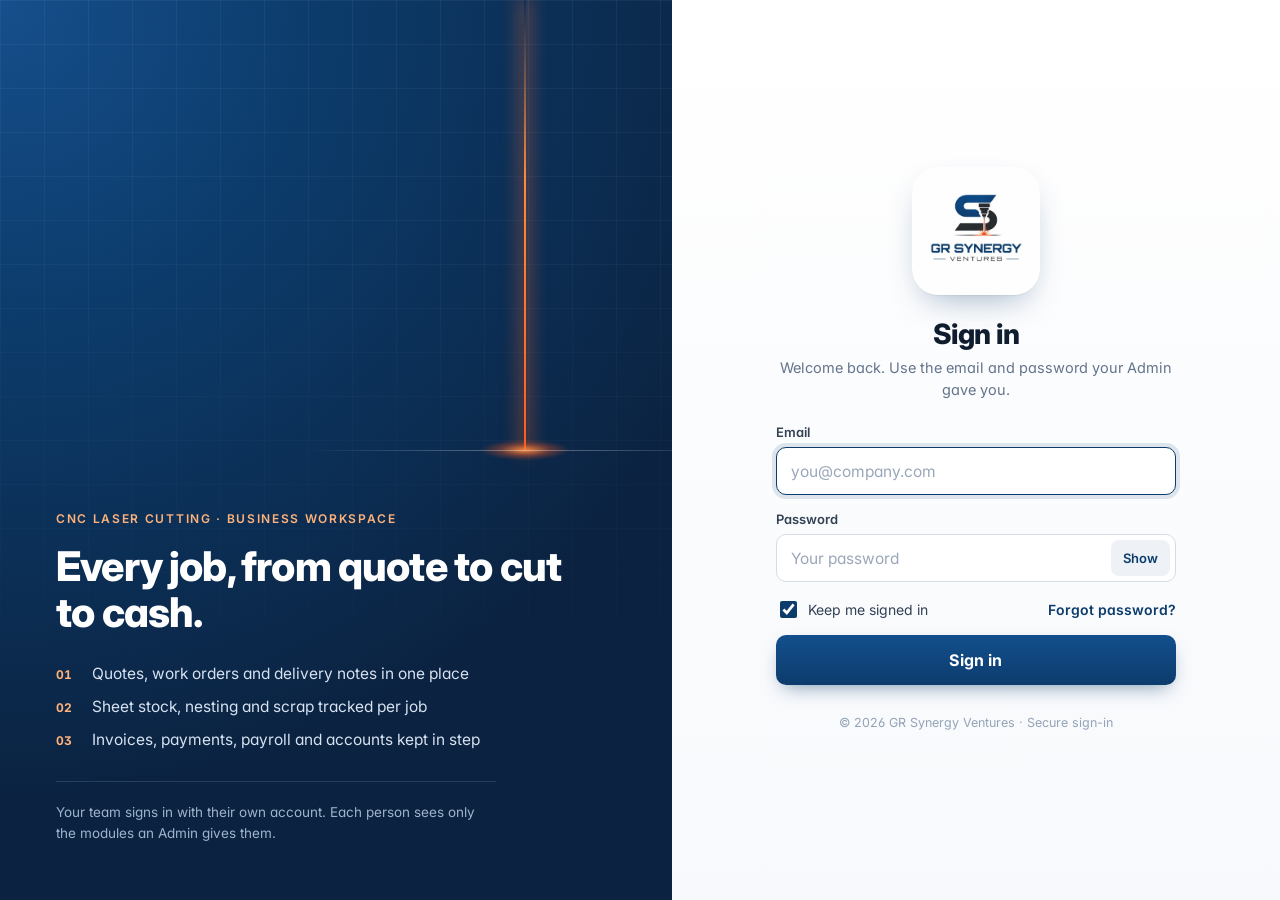
<file: index.html>
<!doctype html><html lang="en"><head><meta charset="utf-8"><meta name="theme-color" content="#0b2240"><meta name="viewport" content="width=device-width,initial-scale=1"><meta name="description" content="Manage laser-cutting enquiries, quotes, material purchases and business expenses."><title>GR Synergy Ventures · Business workspace</title><link rel="icon" type="image/jpeg" href="sutluj-logo.jpg?v=gr-3"><link rel="preconnect" href="https://fonts.googleapis.com"><link rel="preconnect" href="https://fonts.gstatic.com" crossorigin><link rel="stylesheet" href="https://fonts.googleapis.com/css2?family=Inter:wght@400;500;600;700;800&display=swap"><link rel="stylesheet" href="styles.css?v=conn-1"></head><body><div id="app"></div><dialog id="modal"></dialog><dialog id="delete-modal" aria-labelledby="delete-title"></dialog><div id="toast" role="status"></div><script src="pdf-lib.min.js"></script><script type="module" src="app.js?v=delete-1"></script></body></html>
</file>
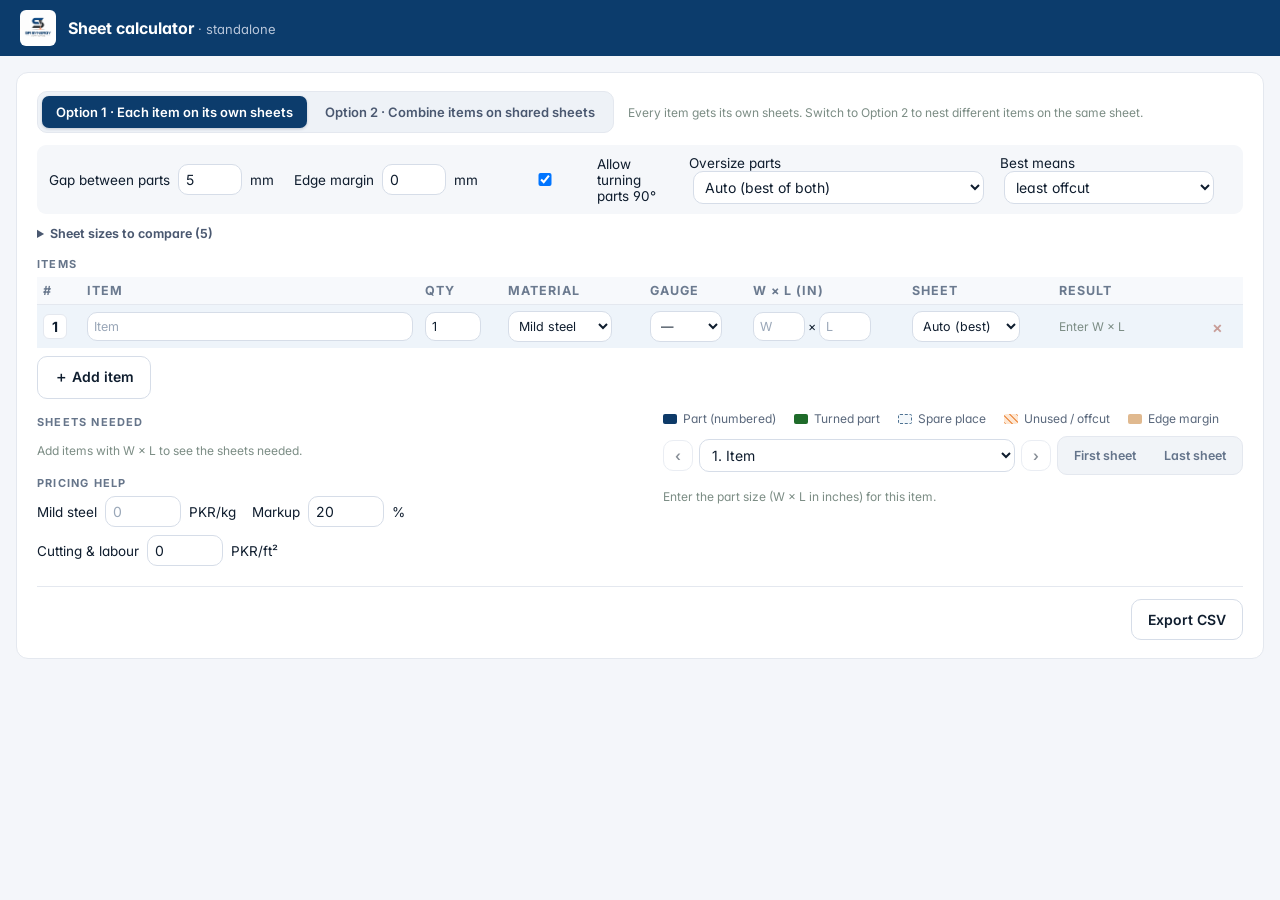
<file: calculator.html>
<!doctype html>
<html lang="en">
<head>
<meta charset="utf-8">
<meta name="viewport" content="width=device-width,initial-scale=1">
<title>Sheet calculator</title>
<link rel="icon" type="image/jpeg" href="sutluj-logo.jpg?v=gr-3">
<link rel="stylesheet" href="https://fonts.googleapis.com/css2?family=Inter:wght@400;500;600;700;800&display=swap"><link rel="stylesheet" href="styles.css?v=jobplan-1">
</head>
<body class="calc-page">
<header class="calc-top"><img src="sutluj-logo.jpg?v=gr-3" alt=""><div><b>Sheet calculator</b><span id="calc-sub"></span></div></header>
<main id="calc" class="calc-main"></main>
<div id="toast" role="status"></div>
<script type="module">
// Pop-out sheet calculator. Starts from what the app saved when "Pop out" was pressed; "Apply to quote"
// sends the items back to the app tab that opened it (same browser, over a BroadcastChannel).
import {mountCalculator} from './calculator.mjs?v=7';
let data = {};
try { data = JSON.parse(localStorage.getItem('gr-sheet-calc') || '{}'); } catch {}
const token = location.hash.slice(1), linked = !!(data.linked && data.token === token);
const channel = 'BroadcastChannel' in window ? new BroadcastChannel('gr-sheet-calc') : null;
const toast = m => { const t = document.getElementById('toast'); t.textContent = m; t.style.display = 'block'; clearTimeout(toast.t); toast.t = setTimeout(() => t.style.display = 'none', 4500); };
document.getElementById('calc-sub').textContent = `${data.company ? ' · ' + data.company : ''} · ${linked ? 'linked to the open quote' : 'standalone'}`;
mountCalculator(document.getElementById('calc'), {...(data.init || {}), onApply: linked && channel ? s => { channel.postMessage({type: 'apply', token, state: s}); toast('Sent to the quote. Switch to the app window and save the quote.'); } : null});
</script>
</body>
</html>
</file>
<file: styles.css>
:root{font-family:Inter,ui-sans-serif,-apple-system,BlinkMacSystemFont,"Segoe UI",sans-serif;color:#0f1d2e;background:#f4f6fa;font-size:16px;--ink:#0f1d2e;--muted:#64748b;--line:#e4e8ef;--green:#0c3c6c;--lime:#ffb27a}*{box-sizing:border-box}body{margin:0}button,input,select,textarea{font:inherit}button,a,input,select,textarea{outline-offset:4px}button{cursor:pointer}button:disabled{opacity:.5;cursor:wait}button{border:1px solid var(--line);background:#fff;color:var(--ink);border-radius:8px;padding:11px 16px;font-size:14px;font-weight:600}button:hover{background:#eef2f8}.primary{background:var(--green);color:#fff;border-color:var(--green)}.primary:hover{background:#0a3157}.shell{display:grid;grid-template-columns:232px 1fr;min-height:100vh}.sidebar{background:#0b2240;color:#d6e1df;padding:32px 20px;display:flex;flex-direction:column;position:sticky;top:0;height:100vh}.brand{display:flex;gap:12px;align-items:center;padding:0 10px 38px;font-size:21px;font-weight:700;letter-spacing:2px}.brand img{width:36px}.brand small{display:block;font-size:10px;letter-spacing:2.4px;color:#8fa2c0;margin-top:5px}.navlabel{font-size:11px;letter-spacing:1.8px;color:#7f93b3;padding:20px 12px 12px}.nav{display:grid;gap:6px}.nav button{background:transparent;border:0;color:#c3cfe0;text-align:left;display:flex;align-items:center;gap:13px;font-size:14px;padding:14px}.nav button.active{background:#16365e;color:#ffffff}.icon{width:19px;height:19px;display:inline-block;vertical-align:middle;flex-shrink:0}.sidefoot{margin-top:auto;border-top:1px solid #1f3a5f;padding-top:20px;font-size:13px;line-height:1.6;color:#9fb0ca}.avatar{background:#e3ebf6;border-radius:50%;width:36px;height:36px;display:grid;place-items:center;color:#0c3c6c;font-weight:700;font-size:12px}.topbar{height:84px;background:#fff;border-bottom:1px solid var(--line);padding:0 38px;display:flex;align-items:center;justify-content:space-between;gap:20px}.crumb{font-size:14px;color:var(--muted)}.crumb b{color:var(--ink);font-weight:500}.right,.row{display:flex;align-items:center;gap:12px}.connection{font-size:12px;background:#eef3fb;padding:7px 10px;border-radius:5px;color:#3f5f8f}.content{padding:32px 38px 48px;max-width:1600px;margin:auto}.eyebrow{font-size:11px;font-weight:700;letter-spacing:1.7px;color:#6f7d92;margin-bottom:10px}.heading{display:flex;justify-content:space-between;align-items:center;gap:20px;margin-bottom:27px}h1{font-size:30px;letter-spacing:-1px;margin:0 0 9px;font-weight:650}h2{font-size:17px;margin:0;letter-spacing:-.3px}h3{font-size:15px;margin:0}p{line-height:1.6}.sub{color:var(--muted);font-size:14px;margin:0}.notice{background:#edf2e7;border:1px solid #dce6ce;border-radius:8px;padding:12px 16px;font-size:13px;margin-bottom:24px;display:flex;justify-content:space-between;align-items:center;gap:12px}.notice button{background:transparent;border:0;padding:0;white-space:nowrap}.stats{display:grid;grid-template-columns:repeat(4,minmax(0,1fr));gap:18px;margin-bottom:26px}.stat{padding:22px;background:#fff;border:1px solid var(--line);border-radius:12px}.stat:first-child{background:#0c3c6c;color:white;border-color:#0c3c6c}.stat .label{font-size:13px;color:#6b7a8f;display:flex;justify-content:space-between;align-items:center}.stat:first-child .label{color:#b8c6da}.stat strong{font-size:30px;font-weight:600;display:block;letter-spacing:-1px;margin:19px 0 12px}.stat small{font-size:12px;color:#748194}.stat:first-child small{color:#ffb27a}.panels{display:grid;grid-template-columns:1.6fr 1fr;gap:22px;margin-bottom:26px}.card{background:white;border:1px solid var(--line);border-radius:12px;overflow:hidden}.cardhead{padding:22px 24px;display:flex;align-items:center;justify-content:space-between;gap:12px;border-bottom:1px solid var(--line)}.cardhead button{padding:5px 0;border:0;font-size:13px}.cardbody{padding:24px}.pipeline{display:grid;grid-template-columns:repeat(4,1fr);gap:15px;padding:26px 24px}.step{border-top:5px solid #dfe8e4;padding-top:18px}.step:nth-child(2){border-color:#bdd3c9}.step:nth-child(3){border-color:#83a797}.step:nth-child(4){border-color:#254e42}.step b{font-size:27px;font-weight:600;display:block;margin:8px 0 6px}.step span{font-size:13px;color:#6e827c}.step small{font-size:12px;color:#83948e}.barrow{display:grid;grid-template-columns:110px 1fr 85px;align-items:center;gap:12px;font-size:13px;margin-bottom:20px}.bar{background:#eef2ee;height:9px;border-radius:5px;overflow:hidden}.bar i{display:block;background:#698c75;height:100%;border-radius:5px}.barrow b{text-align:right;font-size:12px;font-weight:500}.toolbar{padding:16px 24px;display:flex;gap:12px;align-items:center;justify-content:space-between;border-bottom:1px solid var(--line)}input,select,textarea{width:100%;border:1px solid #d9e2dd;border-radius:7px;padding:11px 12px;background:white;color:var(--ink);font-size:14px}input:focus,select:focus,textarea:focus{border-color:#60806d}textarea{min-height:82px;resize:vertical}.search{max-width:300px}.toolbar select{max-width:180px}.tablewrap{overflow-x:auto}table{border-collapse:collapse;width:100%;text-align:left;font-size:14px;white-space:nowrap}th{font-size:11px;letter-spacing:.8px;color:#7b8b86;background:#f8fafc;font-weight:600;padding:14px 24px}td{padding:18px 24px;border-bottom:1px solid #edf1ee}tr:last-child td{border-bottom:0}td small{display:block;color:#7c8b85;font-size:12px;margin-top:5px}.ref{font-weight:600;font-size:13px}.pill{border-radius:5px;font-size:12px;padding:6px 9px;background:#eef1f6;color:#5d6b80;display:inline-block}.pill.accepted,.pill.received,.pill.paid{background:#e8f3e4;color:#437040}.pill.sent,.pill.ordered{background:#e9eff9;color:#5376a5}.pill.new,.pill.pending{background:#faf1dc;color:#9a7a32}.pill.declined,.pill.cancelled{background:#f7e8e5;color:#a06b5d}.textbutton{border:0;background:transparent;padding:4px 0;color:#42675a;font-size:13px}.empty{padding:45px;text-align:center;color:var(--muted);font-size:14px}.footer{display:flex;justify-content:space-between;gap:16px;margin-top:22px;font-size:12px;color:#8b9893}.settings{max-width:800px}.settings .card{margin-bottom:22px}.formgrid{display:grid;grid-template-columns:1fr 1fr;gap:18px}.field{display:block;font-size:13px;font-weight:500}.field input,.field select,.field textarea{margin-top:8px}.full{grid-column:1/-1}.help{font-size:13px;color:#73847d;margin:12px 0;line-height:1.6}.actions{display:flex;justify-content:flex-end;gap:10px;margin-top:22px}dialog{border:1px solid var(--line);border-radius:16px;width:min(700px,calc(100% - 32px));max-height:90vh;padding:0;color:var(--ink);box-shadow:0 30px 100px #0b224033}dialog::backdrop{background:#0d222770;backdrop-filter:blur(3px)}.modalhead{padding:24px 28px;border-bottom:1px solid var(--line);display:flex;justify-content:space-between;align-items:center}dialog form{padding:24px 28px}.close{border:0;font-size:21px;padding:0 6px}.summary{background:#eff4fb;padding:18px;border-radius:8px;margin-top:18px;display:flex;justify-content:space-between}.error{color:#9f3434;font-size:14px;margin-top:14px}.lineitem{display:grid;grid-template-columns:2fr 70px 100px 32px;gap:8px;margin-top:10px}.lineitem input{min-width:0}.linehead{font-size:12px;color:#76867f;margin-top:18px}.lineitem button{padding:3px}#toast{position:fixed;bottom:25px;right:25px;background:#173e34;color:#fff;padding:14px 20px;border-radius:9px;box-shadow:0 8px 30px #0002;display:none;max-width:calc(100% - 50px);z-index:99}.mobilebrand{display:none}.accent{color:#c7ef8c}.fine{font-size:12px;color:#7c8d85}.detail{white-space:pre-wrap;line-height:1.6}a{color:#3e715c}.busy{opacity:.65}.sectionlinks{display:flex;gap:8px;margin-bottom:20px;flex-wrap:wrap}.sectionlinks button.selected{background:#0c3c6c;color:white}.money{text-align:right;font-variant-numeric:tabular-nums}@media(max-width:1150px){.shell{grid-template-columns:200px 1fr}.sidebar{padding:28px 12px}.content{padding:28px 24px}.topbar{padding:0 24px}.stats{grid-template-columns:repeat(2,1fr)}.panels{grid-template-columns:1fr}.stat strong{font-size:27px}}@media(max-width:700px){.shell{display:block}.sidebar{position:static;height:auto;padding:16px}.brand{padding:0 0 16px}.brand small,.navlabel,.sidefoot{display:none}.nav{grid-template-columns:repeat(5,1fr);gap:3px}.nav button{font-size:11px;padding:10px 4px;flex-direction:column;gap:6px}.topbar{height:60px;padding:0 18px}.topbar .right>span{display:none}.content{padding:24px 16px}.heading{align-items:flex-start}.heading h1{font-size:26px}.heading .row{flex-direction:column;align-items:flex-end}.stats{gap:10px}.stat{padding:16px}.stat strong{font-size:23px}.notice{align-items:flex-start;font-size:12px}.pipeline{padding:22px 16px;gap:9px}.step span{font-size:11px}.step small{font-size:10px}.formgrid{grid-template-columns:1fr}.full{grid-column:auto}.toolbar{padding:14px}.cardhead{padding:19px}.footer{flex-direction:column}.crumb{font-size:12px}dialog form{padding:20px}.lineitem{grid-template-columns:1fr 55px 75px 25px;gap:5px}.lineitem input{padding:9px 6px}.connection{font-size:11px}.barrow{grid-template-columns:100px 1fr 80px}}
.shell>div{min-width:0}.stat strong{overflow-wrap:anywhere}@media(max-width:700px){.toolbar{flex-wrap:wrap}.toolbar .row{width:100%;flex-wrap:wrap}.search{max-width:none}.notice{flex-wrap:wrap}.heading>.primary{max-width:145px}.stats .stat .label{font-size:13px}.nav button{font-size:12px}.sub,.field,.help{font-size:14px}}
/* Supplied company artwork, displayed intact on its original white background. */
.brand.company-brand{display:block;overflow:hidden;background:#fff;border-radius:9px;padding:0;margin:0 0 20px;flex-shrink:0;letter-spacing:normal}
.brand.company-brand .company-logo{display:block;width:128%;max-width:none;height:auto;margin:-22% -14% -27%}
@media(max-width:700px){.brand.company-brand{width:150px;margin:0 auto 16px}}
.actions{flex-wrap:wrap}
.lineitem{padding:14px;border:1px solid var(--line);border-radius:8px;background:#f8fafc}
.thickness-fields{grid-column:1/-1;display:grid;grid-template-columns:1.2fr 1.2fr 1fr;gap:10px;margin-top:8px}
.thickness-fields label{font-size:13px;color:#516961}.thickness-fields input,.thickness-fields select{margin-top:6px;min-width:0;width:100%}
.gauge-note{grid-column:1/-1;font-size:12px;color:#657b72;line-height:1.5}
@media(max-width:700px){.lineitem{padding:10px;grid-template-columns:minmax(0,1fr) 55px 75px 25px}.thickness-fields{grid-template-columns:1fr 1fr}.thickness-fields label:first-child{grid-column:1/-1}}
.danger{color:#a44938;margin-left:18px}.customer-picker{position:relative}.customer-input{display:flex;margin-top:8px}.customer-input input{margin:0;border-radius:7px 0 0 7px;min-width:0}.customer-input button{border-radius:0 7px 7px 0;padding:8px 13px}.customer-picker>small{display:block;margin-top:7px}.customer-picker [role=listbox]{position:absolute;top:72px;left:0;right:0;z-index:10;background:#fff;border:1px solid #cbd8d0;border-radius:8px;box-shadow:0 12px 28px #173e3422;max-height:220px;overflow-y:auto}.customer-picker [role=option]{padding:12px;font-size:14px;cursor:pointer}.customer-picker [role=option]:hover,.customer-picker [aria-selected=true]{background:#eaf1fa}.customer-picker [role=option] small{display:block;font-size:12px;color:#728479;margin-top:4px}.picker-empty{padding:15px;font-size:13px;color:#708078}

.danger{color:#a44938;margin-left:18px}.vendor-picker{position:relative}.vendor-input{display:flex;margin-top:8px}.vendor-input input{margin:0;border-radius:7px 0 0 7px;min-width:0}.vendor-input button{border-radius:0 7px 7px 0;padding:8px 13px}.vendor-picker>small{display:block;margin-top:7px}.vendor-picker [role=listbox]{position:absolute;top:72px;left:0;right:0;z-index:10;background:#fff;border:1px solid #cbd8d0;border-radius:8px;box-shadow:0 12px 28px #173e3422;max-height:220px;overflow-y:auto}.vendor-picker [role=option]{padding:12px;font-size:14px;cursor:pointer}.vendor-picker [role=option]:hover,.vendor-picker [aria-selected=true]{background:#eaf1fa}.vendor-picker [role=option] small{display:block;font-size:12px;color:#728479;margin-top:4px}.picker-empty{padding:15px;font-size:13px;color:#708078}

@media(max-width:700px){.nav{display:flex;overflow-x:auto;gap:4px}.nav button{min-width:76px;flex:0 0 auto}}
.sidebar{overflow-y:auto}

/* Give sales and purchasing editors more working space on desktop. */
dialog:has(#recordform[data-kind="quote"]),
dialog:has(#recordform[data-kind="enquiry"]),
dialog:has(#recordform[data-kind="purchase"]){width:min(1100px,calc(100% - 32px))}
@media(min-width:701px){
 dialog:has(#recordform[data-kind="quote"]) .lineitem,
 dialog:has(#recordform[data-kind="purchase"]) .lineitem{grid-template-columns:minmax(0,1fr) 100px 150px 36px;gap:12px}
}
.delete-confirm{background:#a4342a;color:#fff;border-color:#a4342a}.delete-confirm:hover{background:#872a22}.actions #delete-record{margin-right:auto}

.nav .settings-toggle{width:100%}.settings-chevron{margin-left:auto;transition:transform .15s}.settings-toggle[aria-expanded="true"] .settings-chevron{transform:rotate(180deg)}.nav .section-active{color:#ffffff}.settings-subpages{margin:4px 0 6px 20px;padding-left:10px;border-left:1px solid #365653;display:grid;gap:4px}.settings-subpages[hidden]{display:none}.nav .settings-subpages button{width:100%;padding:12px 10px;font-size:14px}
@media(max-width:700px){.nav{display:grid;grid-template-columns:repeat(4,minmax(0,1fr));overflow:visible}.nav button{min-width:0}.settings-nav{grid-column:1/-1}.nav .settings-toggle{flex-direction:row;padding:12px;gap:12px}.settings-subpages{grid-template-columns:repeat(3,minmax(0,1fr));margin-left:12px}.nav .settings-subpages button{font-size:13px}}
.account-group{border-bottom:1px solid var(--line)}.account-group:last-child{border-bottom:0}.account-group summary{padding:20px 24px;cursor:pointer;display:flex;gap:16px;align-items:center;list-style:none}.account-group summary:before{content:'›';font-size:22px}.account-group[open] summary:before{transform:rotate(90deg)}.account-group summary b{flex:1;font-size:15px}.account-code{font-variant-numeric:tabular-nums;font-size:14px;color:#577064}.account-group[open] summary{background:#f1f5ef}.account-group table td{padding-top:12px;padding-bottom:12px}#expense-account-field small{display:block;margin-top:7px}@media(max-width:700px){.account-group summary{padding:16px 12px;gap:9px;flex-wrap:wrap}.account-group summary>.fine{display:none}.account-group summary>.pill{font-size:11px}}

/* Billing dialogs keep item details and receipts readable on desktop. */
dialog:has(#invoice-detail),dialog:has(#issue-invoice){width:min(1000px,calc(100vw - 32px));max-width:1000px}
.pill.overdue{background:#fff0e8;color:#a0441d}.pill.unpaid{background:#fff7df;color:#85651d}

dialog:has(#work-order-form){width:min(1100px,calc(100vw - 32px));max-width:1100px}

dialog:has(#manual-journal),dialog:has(#post-source){width:min(1100px,calc(100vw - 32px));max-width:1100px}.journal-line{display:grid;grid-template-columns:minmax(160px,1fr) 140px 140px 40px;gap:12px;margin:12px 0}.journal-line input,.journal-line select{width:100%;min-width:0}@media(max-width:650px){.journal-line{grid-template-columns:1fr 1fr}.journal-line select{grid-column:1/-1}}

.thickness-fields.has-discount{grid-template-columns:1.2fr 1.2fr 1fr 1fr}
@media(max-width:700px){.thickness-fields.has-discount{grid-template-columns:1fr 1fr}}
small.expired{color:#a0441d;font-weight:600}
table.ageing td.late{color:#a0441d;font-weight:600}
table.ageing tfoot td{border-top:2px solid var(--line);background:#f6f8fb}
dialog:has(#statement-form){width:min(900px,calc(100% - 32px))}
.statement-stats{margin:18px 0}
.statement-stats .stat strong{font-size:18px}
.plainset{border:0;padding:0;margin:18px 0 0;min-width:0}
.plainset[hidden],.field[hidden]{display:none}
.field.check{display:flex;align-items:center;gap:10px;align-self:end;padding-bottom:10px}
.field.check input{width:auto;margin:0}
.pill.reorder,.pill.out{background:#fff0e8;color:#a0441d}
.pill.in.stock{background:#e8f3e4;color:#437040}
.pill.posted{background:#e8f3e4;color:#437040}
.job-stock{margin-top:22px;border-top:1px solid var(--line);padding-top:18px}
.job-stock .summary{margin-top:12px}
.stock-actions{white-space:nowrap}
.stock-actions .textbutton{margin-right:12px}
@media (max-width:760px){.stock-actions{white-space:normal}}
.att-table select,.att-table input{max-width:220px}
.att-table select{min-width:150px}
.att-table input{min-width:80px}
.pay-table input{width:96px;text-align:right}
.pay-table input.pay-note{width:130px;text-align:left;margin-top:6px;font-size:12px}
.pay-table td{vertical-align:top}
.pill.active,.pill.finalised{background:#e9eff9;color:#5376a5}
.pill.left,.pill.draft{background:#eef1f6;color:#5d6b80}
.late{color:#a0441d}
dialog#modal:has(.payroll){width:min(1180px,96vw)}
.chips{display:flex;gap:8px;flex-wrap:wrap;margin:-6px 0 18px}
.chip{padding:7px 12px;border-radius:999px;font-size:13px;font-weight:500;background:#fff;border:1px solid var(--line)}
.chip span{color:var(--muted);margin-left:4px;font-weight:400}
.chip.selected{background:#0c3c6c;color:#fff;border-color:#0c3c6c}
.chip.selected span{color:#b8c6da}
.pill.expired{background:#fff0e8;color:#a0441d}
.quote-actions{white-space:nowrap}
.quote-actions .textbutton{margin-right:12px}
.quote-table td{vertical-align:top}
@media (max-width:760px){.quote-actions{white-space:normal}}
.quote-table th,.quote-table td{padding-left:16px;padding-right:16px}
.quote-table td:nth-child(2){white-space:normal;min-width:200px}
.quote-table td:nth-child(2) small{max-width:340px}
.quote-table td:nth-child(5){white-space:normal;min-width:120px}
.status-select{width:auto;font-size:12px;font-weight:600;padding:5px 26px 5px 9px;border-radius:6px;border:1px solid transparent;background-color:#eef1f6;color:#5d6b80;cursor:pointer}
.status-select:hover,.status-select:focus{border-color:#9fb4ac}
.status-select.draft{background-color:#eef1f6;color:#5d6b80}
.status-select.sent{background-color:#e9eff9;color:#5376a5}
.status-select.accepted{background-color:#e8f3e4;color:#437040}
.status-select.declined{background-color:#f7e8e5;color:#a06b5d}
.status-select.expired{background-color:#fff0e8;color:#a0441d}
.status-select option{color:var(--ink);background:#fff}
.quote-actions .textbutton{margin-right:9px}
.quote-actions .textbutton:last-child{margin-right:0}
.quote-table .status-select{padding-right:22px}
.quote-table th,.quote-table td{padding-left:12px;padding-right:12px}
.quote-table th:first-child,.quote-table td:first-child{padding-left:20px}
.quote-actions .danger{margin-left:6px}
.job-actions{white-space:nowrap}.job-actions .danger{margin-left:14px}
.pill.stage{background:#e9eff9;color:#3f5f8f}
.stage-track{list-style:none;display:flex;gap:6px;padding:0;margin:0 0 24px;flex-wrap:wrap}
.stage-track li{flex:1;min-width:110px;padding:10px 12px;border-radius:8px;background:#fff;border:1px solid var(--line);font-size:13px;color:var(--muted);font-weight:600}
.stage-track li::before{content:'○ ';color:#b6c3be}
.stage-track li.done{background:#e8f3e4;border-color:#cfe3c8;color:#437040}
.stage-track li.done::before{content:'✓ ';color:#437040}
.stage-track li.current{background:#0c3c6c;border-color:#0c3c6c;color:#fff}
.stage-track li.current::before{content:'● ';color:#ffb27a}
.part-size{display:inline-flex;align-items:center;gap:6px;white-space:nowrap}
.part-size input{width:86px;padding:7px 8px}
.parts-table td{vertical-align:middle}
.scrap-summary{margin-top:0;align-items:center;gap:12px;flex-wrap:wrap}
.cost-row{display:flex;justify-content:space-between;padding:9px 0;border-bottom:1px solid var(--line);font-size:14px}
.job-table td{vertical-align:top}
.job-table td:nth-child(2){white-space:normal;min-width:180px}
.invoice-table td{vertical-align:top}.invoice-table td:nth-child(2){white-space:normal;min-width:200px}
.grn-table td{vertical-align:top}
.grn-table select{min-width:240px}
.grn-table input[type=number]{width:110px}
.grn-check{display:flex;align-items:center;gap:6px;font-size:13px;white-space:nowrap}
.grn-check input{width:auto;margin:0}
.grn-done td{color:var(--muted)}
.stage-track li.na{opacity:.55;text-decoration:line-through}
.stage-track li.na span{font-size:11px;text-decoration:none}
.scope-list{list-style:none;margin:0;padding:6px 0}
.scope-task{display:grid;grid-template-columns:40px minmax(150px,1fr) auto 170px 96px;gap:14px;align-items:center;padding:12px 24px;border-bottom:1px solid var(--line)}
.scope-task:last-child{border-bottom:0}
.scope-num{width:30px;height:30px;border-radius:50%;display:grid;place-items:center;background:#eef1f6;color:#5d6b80;font-weight:700;font-size:13px}
.scope-task.is-done .scope-num{background:#437040;color:#fff}
.scope-task.is-active .scope-num{background:#0c3c6c;color:#ffb27a}
.scope-task.is-na{opacity:.6}
.scope-task.is-na b{text-decoration:line-through}
.scope-main b{display:block;font-size:15px}
.scope-main small{color:var(--muted);font-size:12px}
.seg{display:inline-flex;border:1px solid var(--line);border-radius:8px;overflow:hidden;background:#fff}
.seg button{border:0;border-right:1px solid var(--line);border-radius:0;padding:7px 12px;font-size:12px;font-weight:600;color:#5d6b80;background:#fff}
.seg button:last-child{border-right:0}
.seg button.on.pending{background:#eef1f6;color:#2f3d52}
.seg button.on.in-progress{background:#e9eff9;color:#3f5f8f}
.seg button.on.done{background:#437040;color:#fff}
.seg button.on.not-required{background:#f2f2ef;color:#8a8a80}
.seg button:disabled{cursor:default}
.scope-who{font-size:13px;padding:7px 9px}
.scope-tools{display:flex;gap:4px;justify-content:flex-end}
.scope-tools button{padding:5px 9px;font-size:13px}
.scope-add select{width:auto;min-width:190px}
.scope-add input{width:170px}
@media (max-width:900px){.scope-task{grid-template-columns:34px 1fr;row-gap:10px}.scope-task .seg,.scope-task .scope-who,.scope-task .scope-tools{grid-column:2}.scope-tools{justify-content:flex-start}}
.scope-task{grid-template-columns:40px minmax(140px,1fr) auto 150px 170px 96px}
.scope-progress{display:flex;align-items:center;gap:8px}
.scope-progress output{font-size:12px;font-weight:700;color:#3f5f8f;min-width:34px;text-align:right}
.scope-progress input[type=range]{flex:1;width:auto;padding:0;border:0;height:6px;border-radius:99px;appearance:none;-webkit-appearance:none;background:linear-gradient(90deg,#3f5f8f var(--p),#dfe6ee var(--p));cursor:pointer}
.scope-progress input[type=range]::-webkit-slider-thumb{-webkit-appearance:none;width:16px;height:16px;border-radius:50%;background:#fff;border:2px solid #3f5f8f;box-shadow:0 1px 3px #0003}
.scope-progress input[type=range]::-moz-range-thumb{width:14px;height:14px;border-radius:50%;background:#fff;border:2px solid #3f5f8f}
.scope-progress .bar{flex:1;height:6px;border-radius:99px;background:#eef1f6;overflow:hidden}
.scope-progress .bar i{display:block;height:100%;background:#437040}
.scope-task.is-done .scope-progress output{color:#437040}
.scope-task.is-active .scope-num{background:#0c3c6c;color:#ffb27a}
.job-progress{height:6px;border-radius:99px;background:#eef1f6;margin-top:10px;width:240px;max-width:100%;overflow:hidden}
.job-progress i{display:block;height:100%;background:#437040;transition:width .2s}
@media (max-width:900px){.scope-task .scope-progress{grid-column:2}}
.scope-task{grid-template-columns:40px minmax(140px,1fr) auto 160px 160px 96px}
.scope-progress output{flex:0 0 40px;min-width:40px}
.scope-progress input[type=range],.scope-progress .bar{min-width:0}
.stage-track li.active{background:#e9eff9;border-color:#cbd9ee;color:#3f5f8f}
.stage-track li.active::before{content:'◐ ';color:#3f5f8f}
.progress-meter{position:relative;width:120px;height:26px;border-radius:7px;background:#f2f5f2;border:1px solid var(--line);overflow:hidden}
.progress-meter i{position:absolute;inset:0 auto 0 0;background:#cfe3c8}
.progress-meter.full i{background:#437040}
.progress-meter span{position:relative;display:block;text-align:center;line-height:24px;font-size:12px;font-weight:700;color:#244a2a}
.progress-meter.full span{color:#fff}
.job-table th,.job-table td{padding-left:12px;padding-right:12px}
.job-table th:first-child,.job-table td:first-child{padding-left:20px}
.job-table td:nth-child(2){min-width:150px}
.job-table td:nth-child(4),.job-table td:nth-child(6){white-space:normal}
.job-table td:nth-child(4) .pill{margin:0 4px 4px 0}
.job-table .progress-meter{width:100px}
.job-table .job-actions .danger{margin-left:8px}
.material-used{list-style:none;margin:8px 0 0;padding:0;border:1px solid var(--line);border-radius:8px}
.material-used li{display:grid;grid-template-columns:minmax(160px,auto) 1fr auto;gap:12px;padding:10px 12px;border-bottom:1px solid var(--line);font-weight:400;align-items:baseline}
.material-used li:last-child{border-bottom:0}
.material-used span{color:var(--muted);font-size:13px}
.material-empty{margin:8px 0 0;padding:10px 12px;border:1px dashed var(--line);border-radius:8px}
@media (max-width:760px){.material-used li{grid-template-columns:1fr}}
#iban-check.ok{color:#437040}
.option-list{list-style:none;margin:8px 0 12px;padding:0;border:1px solid var(--line);border-radius:8px}
.option-list li{display:flex;align-items:center;gap:14px;padding:10px 14px;border-bottom:1px solid var(--line);font-size:14px}
.option-list li:last-child{border-bottom:0}
.option-list li span:first-child{flex:1}
.option-add{gap:10px;margin-top:4px;flex-direction:row;align-items:center}
.option-add input{flex:1;max-width:420px}
.chip-action{border:0;background:transparent;padding:0 2px;margin-left:4px;font-size:13px;color:inherit;cursor:pointer}
.settings .cardbody .chips{margin:10px 0 12px}
/* Compact line-item table for quotations and purchase orders */
dialog#modal:has(#recordform.priced){width:min(1180px,96vw)}
.line-table{border:1px solid var(--line);border-radius:10px;overflow-x:auto;background:#fff}
#lines{min-width:960px}
.lineitem{display:grid;grid-template-columns:24px minmax(180px,1fr) 118px 104px 70px 64px 70px 96px 60px 96px 84px;gap:6px;align-items:center;padding:6px 10px;border-bottom:1px solid var(--line);background:#fff;margin:0;border-radius:0}
.lineitem.no-discount{grid-template-columns:24px minmax(180px,1fr) 118px 104px 70px 64px 70px 96px 96px 84px}
.lineitem:last-child{border-bottom:0}
.lineitem:not(.linehead-row):hover{background:#f8fafc}
.lineitem input,.lineitem select{margin:0;padding:7px 8px;font-size:13px;border-radius:6px;min-width:0;width:100%}
.lineitem select:disabled{background:#f4f6f5;color:#a3afab}
.lineqty,.linerate,.linediscount{text-align:right}
.linehead-row{background:#f6f8f7;font-size:11px;font-weight:700;letter-spacing:.6px;color:#7b8b86;text-transform:uppercase;padding-top:9px;padding-bottom:9px}
.linehead-row .num{text-align:right}
.lineno{font-size:12px;color:var(--muted);text-align:center}
.lineamount{text-align:right;font-size:13px;font-weight:700;font-variant-numeric:tabular-nums;color:var(--ink)}
.lineactions{display:flex;gap:3px;justify-content:flex-end}
.lineactions button{padding:4px 7px;font-size:13px;line-height:1;border-radius:6px}
.lineactions .removeline:hover{color:#a44938;border-color:#e7c6bd}
.visually-hidden{position:absolute;width:1px;height:1px;overflow:hidden;clip:rect(0 0 0 0);white-space:nowrap}
.lines-foot{display:flex;justify-content:space-between;align-items:flex-start;gap:20px;margin-top:12px;flex-wrap:wrap}
.doc-totals{min-width:320px;border:1px solid var(--line);border-radius:10px;overflow:hidden;background:#fff}
.doc-totals>div{display:flex;justify-content:space-between;align-items:center;gap:16px;padding:9px 14px;border-bottom:1px solid var(--line);font-size:14px}
.doc-totals>div[hidden]{display:none}
.doc-totals>div:last-child{border-bottom:0}
.doc-totals b{font-variant-numeric:tabular-nums}
.doc-totals input{width:70px;margin:0 4px 0 8px;padding:5px 7px;text-align:right;font-size:13px}
.doc-totals .grand{background:#0c3c6c;color:#fff;font-size:16px}
.doc-totals .grand b{font-size:18px}
@media (max-width:760px){#lines{min-width:0}.lineitem,.lineitem.no-discount{grid-template-columns:1fr 1fr 1fr;padding:10px}.linehead-row{display:none}.lineno{display:none}.linedesc{grid-column:1/-1}.lineamount{grid-column:1/3;text-align:left}.doc-totals{min-width:0;width:100%}}
/* scoped to win over the earlier stacked line-item layout */
#recordform.priced #lines .lineitem{display:grid;grid-template-columns:24px minmax(180px,1fr) 118px 104px 70px 64px 70px 96px 60px 96px 84px;gap:6px;padding:6px 10px;margin:0;border:0;border-bottom:1px solid var(--line);border-radius:0}
#recordform.priced #lines .lineitem.no-discount{grid-template-columns:24px minmax(180px,1fr) 118px 104px 70px 64px 70px 96px 96px 84px}
#recordform.priced #lines .lineitem:last-child{border-bottom:0}
#recordform.priced #lines .linehead-row{padding-top:9px;padding-bottom:9px}
@media (max-width:760px){#recordform.priced #lines .lineitem,#recordform.priced #lines .lineitem.no-discount{grid-template-columns:1fr 1fr 1fr;padding:10px}}
#recordform.priced #lines .lineitem{grid-template-columns:22px minmax(220px,1fr) 104px 88px 66px 60px 64px 90px 54px 92px 78px}
#recordform.priced #lines .lineitem.no-discount{grid-template-columns:22px minmax(220px,1fr) 104px 88px 66px 60px 64px 90px 92px 78px}
@media (max-width:760px){#recordform.priced #lines .lineitem,#recordform.priced #lines .lineitem.no-discount{grid-template-columns:1fr 1fr 1fr}}
@media (max-width:760px){#recordform.priced #lines .linehead-row{display:none}#recordform.priced #lines .lineitem .lineno{display:none}#recordform.priced #lines .linedesc{grid-column:1/-1}}
.party-table td{vertical-align:top}
.party-table td:nth-child(2){white-space:normal;min-width:160px}
.party-table tr.is-inactive td{color:var(--muted)}
.party-form .linehead{margin-top:20px}
.party-form .linehead:first-child{margin-top:0}
.party-table th,.party-table td{padding-left:12px;padding-right:12px}
.party-table th:first-child,.party-table td:first-child{padding-left:20px}
.party-table td:nth-child(3),.party-table td:nth-child(4),.party-table td:nth-child(5){white-space:normal}
.party-table td:nth-child(5){max-width:160px}
.party-table .quote-actions .danger{margin-left:4px}
/* customer / vendor editor: wide, three columns, so it is short rather than tall */
dialog#modal:has(#party-form){width:min(1080px,96vw)}
#party-form .formgrid{grid-template-columns:repeat(3,minmax(0,1fr));gap:14px 18px}
#party-form .formgrid .full{grid-column:1/-1}
#party-form .linehead{margin-top:18px;padding-top:14px;border-top:1px solid var(--line)}
#party-form .linehead:first-child{margin-top:0;padding-top:0;border-top:0}
#party-form textarea{min-height:44px}
@media (max-width:860px){#party-form .formgrid{grid-template-columns:1fr 1fr}}
@media (max-width:560px){#party-form .formgrid{grid-template-columns:1fr}}
/* customer / vendor editor on a 6-column grid */
dialog#modal:has(#party-form){width:min(1120px,96vw)}
#party-form .formgrid{grid-template-columns:repeat(6,minmax(0,1fr));gap:12px 16px;align-items:start}
#party-form .s1{grid-column:span 1}#party-form .s2{grid-column:span 2}#party-form .s3{grid-column:span 3}#party-form .s6{grid-column:span 6}
#party-form .field input,#party-form .field select{height:40px;padding-top:0;padding-bottom:0;box-sizing:border-box}
#party-form .field textarea{min-height:56px}
#party-form .linehead{margin:16px 0 10px;padding-top:14px;border-top:1px solid var(--line)}
#party-form .linehead:first-child{margin-top:0;padding-top:0;border-top:0}
#party-form .hint{color:var(--muted);cursor:help;font-weight:400}
#party-form #party-iban-check:empty{display:none}
@media (max-width:900px){#party-form .formgrid{grid-template-columns:1fr 1fr}#party-form .s1,#party-form .s2,#party-form .s3{grid-column:span 1}#party-form .s6{grid-column:1/-1}}
@media (max-width:560px){#party-form .formgrid{grid-template-columns:1fr}#party-form [class*=" s"]{grid-column:1/-1}}
/* keep Save visible while the customer / vendor form scrolls */
#party-form{padding-bottom:0}
#party-form .actions{position:sticky;bottom:0;background:#fff;margin:18px -28px 0;padding:14px 28px;border-top:1px solid var(--line);z-index:1}
@media (max-width:700px){#party-form .actions{margin-left:-20px;margin-right:-20px;padding:12px 20px}}
.scrap-stats{display:grid;grid-template-columns:repeat(4,minmax(0,1fr));gap:12px;padding:18px 24px 6px}
.scrap-stats>div{border:1px solid var(--line);border-radius:10px;padding:12px 14px;background:#f8fafc}
.scrap-stats span{display:block;font-size:12px;color:var(--muted)}
.scrap-stats b{display:block;font-size:20px;margin:6px 0 2px;font-variant-numeric:tabular-nums}
.scrap-stats small{font-size:12px;color:var(--muted)}
.scrap-head{display:flex;justify-content:space-between;align-items:center;gap:12px;padding:16px 24px 10px;flex-wrap:wrap}
.scrap-head .row{flex-direction:row;width:auto}
.scrap-lines input{width:110px;text-align:right;padding:7px 8px}
dialog#modal:has(#scrap-sale){width:min(920px,96vw)}
@media (max-width:760px){.scrap-stats{grid-template-columns:1fr 1fr;padding:14px}}
.danger-zone{border-color:#efd3cb}
.danger-zone .cardhead h2{color:#a44938}
.reset-keep{display:grid;gap:8px;margin:12px 0}
.reset-keep .check{display:flex;align-items:center;gap:10px;font-size:14px}
.reset-keep input{width:auto;margin:0}
.stamp-settings{display:grid;grid-template-columns:230px 1fr;gap:24px;align-items:start}
.stamp-preview{display:grid;place-items:center;border:1px dashed var(--line);border-radius:12px;padding:10px;background:#fff}
.stamp-preview.off{opacity:.25}
@media (max-width:760px){.stamp-settings{grid-template-columns:1fr}}
.backup-actions{flex-direction:row;gap:10px;flex-wrap:wrap;width:auto;align-items:center}
.button-like{display:inline-flex;align-items:center;border:1px solid var(--line);background:#fff;color:var(--ink);border-radius:8px;padding:11px 16px;font-size:14px;font-weight:600;cursor:pointer}
.button-like:hover{border-color:#9fb4ac}

/* purchase order rows: Open, PDF, Delete on one line */
.row-actions{white-space:nowrap}.row-actions .row-pdf{margin-left:14px}

/* Overview dashboard */
.heading-actions{display:flex;gap:10px;flex-wrap:wrap}
.kpis{display:grid;grid-template-columns:repeat(4,minmax(0,1fr));gap:18px;margin-bottom:22px}
.kpi{all:unset;box-sizing:border-box;cursor:pointer;display:flex;flex-direction:column;padding:20px 22px;background:#fff;border:1px solid var(--line);border-radius:12px;transition:border-color .15s,box-shadow .15s}
.kpi:hover{border-color:#b9cbc5;box-shadow:0 4px 14px rgba(18,60,55,.07)}
.kpi:focus-visible{outline:2px solid var(--green);outline-offset:2px}
.kpi .label{font-size:13px;color:#6b7a8f;display:flex;justify-content:space-between;align-items:center}
.kpi strong{font-size:27px;font-weight:650;letter-spacing:-.8px;margin:14px 0 8px;font-variant-numeric:tabular-nums}
.kpi small{font-size:12px;color:#748194;line-height:1.45}
.kpi.lead{background:#0c3c6c;border-color:#0c3c6c;color:#fff}
.kpi.lead .label{color:#b8c6da}.kpi.lead small{color:#b8c6da}
.kpi-trend{font-weight:700}.kpi-trend.good{color:#3f7a3a}.kpi-trend.bad{color:#a0441d}
.kpi.lead .kpi-trend.good{color:#ffb27a}.kpi.lead .kpi-trend.bad{color:#ffb79a}
.kpi-warn{color:#a0441d;font-weight:700}
.ov-grid{display:grid;grid-template-columns:minmax(0,1.25fr) minmax(0,1fr);gap:22px;align-items:start}
.ov-grid .card{margin-bottom:22px}.ov-col{min-width:0}
.ov-grid .cardhead .sub{margin:4px 0 0;font-size:13px}
.attention{list-style:none;margin:0;padding:6px 0}
.attention li{display:grid;grid-template-columns:10px minmax(0,1fr) auto;gap:14px;align-items:center;padding:13px 24px;border-bottom:1px solid var(--line)}
.attention li:last-child{border-bottom:0}
.attention i{width:10px;height:10px;border-radius:50%;background:#9aa8a4}
.attention .red i{background:#c8532c;box-shadow:0 0 0 4px #fbe5dc}
.attention .amber i{background:#d39a1f;box-shadow:0 0 0 4px #fbf0d6}
.attention .blue i{background:#4f75a8;box-shadow:0 0 0 4px #e3ebf6}
.attention .green i{background:#4c8a45;box-shadow:0 0 0 4px #e2f0de}
.attention b{display:block;font-size:14px}
.attention small{display:block;color:#6b7a8f;font-size:12.5px;margin-top:3px;overflow:hidden;text-overflow:ellipsis;white-space:nowrap}
.all-clear{padding:34px 24px;text-align:center;color:#6b7a8f}.all-clear b{display:block;color:var(--ink);font-size:15px;margin-bottom:6px}
.trend-chart{width:100%;height:auto;display:block;overflow:visible}
.trend-chart line{stroke:#eef1f6}.trend-chart line.base{stroke:#d5dde8}
.trend-chart text{font-size:11px;fill:#748194}.trend-chart text.axis{font-size:10px;fill:#a3b0ac}
.b-sales{fill:#0c3c6c;background:#0c3c6c}.b-spent{fill:#f6b07f;background:#f6b07f}
.chart-legend{display:flex;flex-wrap:wrap;gap:8px 22px;margin-top:14px;font-size:12.5px;color:#6b7a8f}
.chart-legend i{display:inline-block;width:10px;height:10px;border-radius:3px;margin-right:7px;vertical-align:-1px}
.chart-legend b{color:var(--ink);margin-left:4px;font-variant-numeric:tabular-nums}.chart-legend b.neg{color:#a0441d}
.floor{list-style:none;margin:0;padding:4px 0}
.floor li{border-bottom:1px solid var(--line)}.floor li:last-child{border-bottom:0}
.floor button{all:unset;box-sizing:border-box;cursor:pointer;width:100%;display:grid;grid-template-columns:minmax(0,1fr) 110px 40px 84px;gap:14px;align-items:center;padding:13px 24px}
.floor button:hover{background:#f7f9f8}
.floor b{font-size:14px}.floor b .pill{font-size:10.5px;padding:2px 7px;margin-left:6px;vertical-align:1px}
.floor small{display:block;color:#6b7a8f;font-size:12.5px;margin-top:3px;overflow:hidden;text-overflow:ellipsis;white-space:nowrap}
.floor-bar{height:8px;border-radius:5px;background:#eef1f6;overflow:hidden}.floor-bar i{display:block;height:100%;background:#7fae6f;border-radius:5px}.floor-bar i.full{background:#437040}
.floor-pct{font-size:12.5px;font-weight:700;text-align:right;font-variant-numeric:tabular-nums}
.floor-due{font-size:12px;color:#6b7a8f;text-align:right}.floor-due.late{color:#a0441d;font-weight:700}.floor-due.soon{color:#85651d;font-weight:700}
.qp-head{display:flex;gap:22px;align-items:center}
.ring{width:96px;height:96px;flex:none}.ring circle{fill:none;stroke:#eef1f6;stroke-width:9}
.ring .arc{stroke:#0c3c6c;stroke-linecap:round;transform:rotate(-90deg);transform-origin:42px 42px}
.ring text{font-size:17px;font-weight:700;fill:var(--ink)}
.qp dl{margin:0;display:grid;grid-template-columns:1fr 1fr;gap:12px 18px;flex:1}
.qp dt{font-size:11.5px;color:#748194;letter-spacing:.3px}.qp dd{margin:3px 0 0;font-size:13.5px;font-weight:650;font-variant-numeric:tabular-nums}
.qp-sub{font-size:11px;letter-spacing:1.4px;text-transform:uppercase;color:#748194;margin:24px 0 12px;font-weight:700}
.top-customers{list-style:none;margin:0;padding:0;display:grid;gap:10px}
.top-customers li{display:grid;grid-template-columns:minmax(0,130px) 1fr auto;gap:12px;align-items:center;font-size:13px}
.top-customers span{overflow:hidden;text-overflow:ellipsis;white-space:nowrap}
.top-customers div{height:8px;background:#eef1f6;border-radius:5px;overflow:hidden}.top-customers i{display:block;height:100%;background:#0c3c6c;border-radius:5px}
.top-customers b{font-size:12.5px;font-variant-numeric:tabular-nums}
@media(max-width:1150px){.kpis{grid-template-columns:repeat(2,minmax(0,1fr))}.ov-grid{grid-template-columns:minmax(0,1fr)}}
@media(max-width:700px){.kpis{gap:10px}.kpi{padding:16px}.kpi strong{font-size:22px;overflow-wrap:anywhere}.heading-actions{width:100%}
 .attention li{padding:12px 16px;grid-template-columns:10px minmax(0,1fr)}.attention li button{grid-column:2;justify-self:start}
 .floor button{grid-template-columns:minmax(0,1fr) 60px 40px;padding:12px 16px}.floor-due{grid-column:1/-1;text-align:left;margin-top:-6px}
 .qp-head{flex-direction:column;align-items:flex-start}}

/* Phones: list tables become stacked cards (cells are labelled by labelTables in app.js) */
.lineitem .ml{display:none}
@media(max-width:700px){
 table.stack{min-width:0;border:0;white-space:normal}
 table.stack thead{display:none}
 table.stack,table.stack tbody,table.stack tr{display:block;width:100%}
 table.stack tr{padding:12px 16px;border-bottom:1px solid var(--line)}
 table.stack tbody tr:last-child{border-bottom:0}
 table.stack td{display:block;padding:5px 0!important;border:0!important;background:none!important;text-align:right;min-width:0!important;white-space:normal;overflow-wrap:anywhere}
 table.stack td::after{content:'';display:table;clear:both}
 table.stack td::before{content:attr(data-label);float:left;margin-right:14px;font-size:10.5px;letter-spacing:.7px;line-height:20px;color:#748194;font-weight:700;text-transform:uppercase;text-align:left}
 table.stack td[data-label=""]::before{display:none}
 table.stack td:first-child{text-align:left;font-size:15px;font-weight:650;padding-bottom:6px!important}
 table.stack td:first-child::before{display:none}
 table.stack td[data-label=""]:last-child{text-align:left;padding-top:10px!important;display:flex;flex-wrap:wrap;gap:6px 16px;align-items:center}
 table.stack td[data-label=""]:last-child .textbutton,table.stack td[data-label=""]:last-child .danger{margin:0}
 table.stack td small{text-align:right}
 table.stack td:first-child small{text-align:left;font-weight:400}
 table.stack td .progress-meter{margin-left:auto}
 table.stack td select{max-width:60%}
 table.stack td[colspan]{text-align:center}
}
/* Phones: quote / PO line items get small labels above each field */
@media(max-width:760px){
 #recordform.priced #lines .lineitem,#recordform.priced #lines .lineitem.no-discount{grid-template-columns:1fr 1fr 1fr;row-gap:3px;grid-template-areas:"desc desc desc" "lmat lgau lmm" "mat gau mm" "lqty lunit lrate" "qty unit rate" "ldisc lamt ." "disc amt act" "note note note"}
 #recordform.priced #lines .lineitem.no-discount{grid-template-areas:"desc desc desc" "lmat lgau lmm" "mat gau mm" "lqty lunit lrate" "qty unit rate" "lamt . ." "amt act act" "note note note"}
 #recordform.priced #lines .lineitem .ml{display:block;font-size:10.5px;letter-spacing:.5px;color:#748194;font-weight:700;text-transform:uppercase;margin-top:6px}
 #recordform.priced #lines .linedesc{grid-area:desc}
 #recordform.priced #lines .ml-mat{grid-area:lmat}#recordform.priced #lines .linematerial{grid-area:mat}
 #recordform.priced #lines .ml-gau{grid-area:lgau}#recordform.priced #lines .linegauge{grid-area:gau}
 #recordform.priced #lines .ml-mm{grid-area:lmm}#recordform.priced #lines .linemm{grid-area:mm}
 #recordform.priced #lines .ml-qty{grid-area:lqty}#recordform.priced #lines .lineqty{grid-area:qty}
 #recordform.priced #lines .ml-unit{grid-area:lunit}#recordform.priced #lines .lineunit{grid-area:unit}
 #recordform.priced #lines .ml-rate{grid-area:lrate}#recordform.priced #lines .linerate{grid-area:rate}
 #recordform.priced #lines .ml-disc{grid-area:ldisc}#recordform.priced #lines .linediscount{grid-area:disc}
 #recordform.priced #lines .ml-amt{grid-area:lamt}#recordform.priced #lines .lineamount{grid-area:amt;align-self:center;font-weight:700}
 #recordform.priced #lines .lineactions{grid-area:act;justify-self:end;align-self:center}
 #recordform.priced #lines .gauge-note{grid-area:note}
}
@media(max-width:700px){.heading:has(.heading-actions){flex-wrap:wrap}.heading-actions button{flex:1}}
/* Phones: scope of work card */
@media(max-width:700px){
 .scope-card .cardhead{flex-wrap:wrap}
 .scope-add{width:100%;flex-wrap:wrap}.scope-add select,.scope-add input{min-width:0;width:auto;flex:1 1 140px}
 .scope-task{grid-template-columns:30px minmax(0,1fr)!important;padding:12px 16px;column-gap:10px}
 .scope-task .seg{display:flex;width:100%}.scope-task .seg button{flex:1;padding:8px 4px}
 .scope-task .scope-who{width:100%}
}
/* Quote / PO line items: item description with W x L inches, area in sq ft, gauge without the mm column */
#recordform.priced #lines .lineitem{grid-template-columns:22px minmax(300px,1fr) 78px 104px 74px 60px 64px 90px 54px 92px 78px}
#recordform.priced #lines .lineitem.no-discount{grid-template-columns:22px minmax(300px,1fr) 78px 104px 74px 60px 64px 90px 92px 78px}
.linedesc-cell{display:flex;gap:6px;align-items:center;min-width:0}
.linedesc-cell .linedesc{flex:1;min-width:0}
.linesize{display:flex;align-items:center;gap:3px;flex:none}
.linesize input{width:58px;text-align:right}
.linesize i{font-style:normal;font-size:12px;color:#748194}
.linearea{text-align:right;font-variant-numeric:tabular-nums;font-size:13px;color:#2f3d52;align-self:center}
@media(max-width:760px){
 #recordform.priced #lines .lineitem,#recordform.priced #lines .lineitem.no-discount{grid-template-columns:repeat(3,minmax(0,1fr));grid-template-areas:"desc desc desc" "lmat lgau larea" "mat gau area" "lqty lunit lrate" "qty unit rate" "ldisc lamt ." "disc amt act" "note note note"}
 #recordform.priced #lines .lineitem.no-discount{grid-template-areas:"desc desc desc" "lmat lgau larea" "mat gau area" "lqty lunit lrate" "qty unit rate" "lamt . ." "amt act act" "note note note"}
 #recordform.priced #lines .linedesc-cell{grid-area:desc;flex-wrap:wrap}
 #recordform.priced #lines .linedesc-cell .linedesc{flex-basis:100%}
 #recordform.priced #lines .lineitem input,#recordform.priced #lines .lineitem select{min-width:0;width:100%}
 #recordform.priced #lines .linesize input{width:70px}
 #recordform.priced #lines .ml-area{grid-area:larea}#recordform.priced #lines .linearea{grid-area:area;text-align:left}
}
/* Line items: Qty after the description, Area ft² after Gauge (amount = area x rate) */
#recordform.priced #lines .lineitem{grid-template-columns:22px minmax(300px,1fr) 60px 104px 74px 78px 64px 90px 54px 92px 78px}
#recordform.priced #lines .lineitem.no-discount{grid-template-columns:22px minmax(300px,1fr) 60px 104px 74px 78px 64px 90px 92px 78px}
#recordform.priced #lines .linearea{font-weight:650}
@media(max-width:760px){
 #recordform.priced #lines .lineitem,#recordform.priced #lines .lineitem.no-discount{grid-template-columns:repeat(3,minmax(0,1fr));grid-template-areas:"desc desc desc" "lqty lmat lgau" "qty mat gau" "larea lunit lrate" "area unit rate" "ldisc lamt ." "disc amt act" "note note note"}
 #recordform.priced #lines .lineitem.no-discount{grid-template-areas:"desc desc desc" "lqty lmat lgau" "qty mat gau" "larea lunit lrate" "area unit rate" "lamt . ." "amt act act" "note note note"}
}

/* Customer / vendor account pages */
.linklike{all:unset;cursor:pointer;font-weight:650;color:var(--ink)}.linklike:hover{text-decoration:underline}
.party-heading .back{display:inline-block;margin-bottom:12px;font-size:13px}
.party-heading h1 .pill{font-size:12px;vertical-align:6px}
.party-tabs{margin-bottom:18px;flex-wrap:wrap}
.age-bars{display:grid;gap:12px}
.age-row{display:grid;grid-template-columns:110px 1fr 120px;gap:12px;align-items:center;font-size:13px}
.age-row div,.credit-meter div{height:9px;border-radius:5px;background:#eef1f6;overflow:hidden}
.age-row i{display:block;height:100%;background:#7fae6f;border-radius:5px}
.age-row.late i{background:#d0703f}.age-row.late b{color:#a0441d}
.age-row b,.credit-meter b{text-align:right;font-variant-numeric:tabular-nums;font-size:13px}
.credit-meter{display:grid;grid-template-columns:110px 1fr auto;gap:12px;align-items:center;font-size:13px;margin-top:10px;padding-top:16px;border-top:1px solid var(--line)}
.credit-meter i{display:block;height:100%;background:#0c3c6c}.credit-meter i.over{background:#c8532c}
.activity{list-style:none;margin:0;padding:4px 0}
.activity li{display:grid;grid-template-columns:10px minmax(0,1fr) auto;gap:12px;align-items:center;padding:11px 24px;border-bottom:1px solid var(--line)}
.activity li:last-child{border-bottom:0}
.activity .dot{width:9px;height:9px;border-radius:50%;background:#0c3c6c}.activity .dot.credit{background:#7fae6f}
.activity small{display:block;color:#6b7a8f;font-size:12px;margin-top:2px;overflow:hidden;text-overflow:ellipsis;white-space:nowrap}
.activity b{font-size:13.5px}.activity b.pos{color:#3f7a3a}.activity > li > b{font-variant-numeric:tabular-nums}
.ledger-tools,.party-tabs+div .toolbar{flex-wrap:wrap;gap:10px}
.toolbar .spacer{flex:1}
.ledger-sum{display:grid;grid-template-columns:repeat(4,minmax(0,1fr));border-top:1px solid var(--line);border-bottom:1px solid var(--line)}
.ledger-sum div{padding:14px 24px;border-right:1px solid var(--line)}.ledger-sum div:last-child{border-right:0}
.ledger-sum span{display:block;font-size:11.5px;color:#748194;letter-spacing:.3px}.ledger-sum b{display:block;font-size:17px;margin-top:4px;font-variant-numeric:tabular-nums}
.ledger-sum .close{background:#0c3c6c;color:#fff}.ledger-sum .close span{color:#b8c6da}
.ledger-table tr.opening td,.monthly-table tr.total td{background:#f6f8fb;font-weight:650}
.monthly-table tr.quiet td{color:#9aa8a4}
.pill.entry-invoice,.pill.entry-bill{background:#e9eff9;color:#3f5f8f}.pill.entry-payment{background:#e8f3e4;color:#437040}
.party-details{display:grid;grid-template-columns:repeat(auto-fit,minmax(220px,1fr));gap:18px 28px}
.dgroup h3{font-size:11px;letter-spacing:1.3px;text-transform:uppercase;color:#748194;margin:0 0 8px}
.dgroup dl{margin:0;display:grid;gap:7px}.dgroup dl div{display:grid;grid-template-columns:120px 1fr;gap:10px;font-size:13px}
.dgroup dt{color:#748194}.dgroup dd{margin:0;overflow-wrap:anywhere}.dgroup p{margin:0;font-size:13px}
@media(max-width:700px){.ledger-sum{grid-template-columns:1fr 1fr}.ledger-sum div{padding:12px 16px}.ledger-sum div:nth-child(2){border-right:0}
 .age-row,.credit-meter{grid-template-columns:90px 1fr 92px}.activity li{padding:10px 16px}.dgroup dl div{grid-template-columns:110px 1fr}}
/* Job card sheet plan */
.plan-table .part-size input{width:66px}
.plan-table select{min-width:0;max-width:150px;padding:7px 6px;font-size:12.5px}
.plan-table .plan-custom{margin-top:6px;display:flex}.plan-table .plan-custom[hidden]{display:none}
.plan-table td small{display:block;color:#748194;font-size:11.5px;font-weight:400}
.plan-table .late{color:#a0441d;font-weight:700}
.plan-foot{display:flex;flex-wrap:wrap;gap:10px 24px;margin-top:12px;font-size:13px;color:#4a5870}
.plan-foot input{width:70px;margin:0 6px;padding:6px 8px}
.plan-summary{flex-direction:column;gap:8px;align-items:stretch}
.plan-total{display:flex;justify-content:space-between;gap:12px;flex-wrap:wrap;font-size:14px}
.plan-total .ok{color:#3f7a3a;font-weight:650}.plan-total .short{color:#a0441d;font-weight:650}
.plan-table td:nth-child(2),.plan-table td:nth-child(3){white-space:normal;min-width:90px}.plan-table th{white-space:normal}
/* Sheet plan drawings */
.plan-diagrams{margin-top:16px}
.plan-legend{display:flex;flex-wrap:wrap;gap:6px 18px;font-size:12px;color:#5a687c;margin-bottom:10px}
.plan-legend i{display:inline-block;width:14px;height:10px;border-radius:2px;margin-right:6px;vertical-align:-1px}
.plan-legend i.pf-part{background:#2f5f8a}.plan-legend i.pf-part.turned{background:#4c8a45}.plan-legend i.pf-spare{border:1.5px dashed #9fb3c4;background:#fff}.plan-legend i.pf-margin{background:repeating-linear-gradient(45deg,#e7d6c8 0 3px,#f6efe9 3px 6px)}
.plan-figs{display:grid;grid-template-columns:repeat(auto-fill,minmax(440px,1fr));gap:16px}@media(max-width:700px){.plan-figs{grid-template-columns:1fr}}
.plan-fig{margin:0;border:1px solid var(--line);border-radius:10px;padding:12px;background:#fff}
.plan-fig svg{width:100%;height:auto;display:block}
.plan-fig figcaption{display:grid;gap:3px;margin-top:8px;font-size:13px}
.plan-fig figcaption span{color:#2f3d52}.plan-fig figcaption small{color:#748194;font-size:12px}
.plan-fig.empty figcaption{margin:0}
.pf-sheet{fill:#f6efe9;stroke:#9a8a7c;stroke-width:3}
.pf-usable{fill:#fbfcfd;stroke:#c9b8a8;stroke-width:2;stroke-dasharray:14 8}
.pf-part{fill:#2f5f8a;fill-opacity:.85;stroke:#1d3f5e;stroke-width:2}.pf-part.turned{fill:#4c8a45;stroke:#2f5f2b}
.pf-spare{fill:#fff;stroke:#9fb3c4;stroke-width:2.5;stroke-dasharray:10 7}
.pf-dim{fill:#66758a}.pf-plabel{fill:#fff;font-weight:700}
.pf-sheet.nomargin{fill:#fbfcfd}
/* Sheet plan drawings: stronger colours (override) */
.pf-sheet{stroke:none}.pf-sheet.has-margin{fill:#e0b98f}
.pf-usable{stroke:#a06a3a;stroke-width:1.5;stroke-dasharray:6 4;vector-effect:non-scaling-stroke}
.pf-outline{fill:none;stroke:#37474f;stroke-width:2;vector-effect:non-scaling-stroke}
.pf-part{fill:#163f66;fill-opacity:1;stroke:#fff;stroke-width:2;vector-effect:non-scaling-stroke}
.pf-part.alt{fill:#2a6496}
.pf-part.turned{fill:#1f6b2a;stroke:#fff}.pf-part.turned.alt{fill:#2f8c3c}
.pf-spare{fill:#f4f8fb;stroke:#4f7393;stroke-width:1.5;stroke-dasharray:5 4;vector-effect:non-scaling-stroke}
.pf-num{fill:#fff;font-weight:800}
.pf-plabel{fill:#dbe9f6;font-weight:700}
.pf-dim{fill:#37474f;font-weight:600}
.plan-legend i.pf-part{background:#163f66}.plan-legend i.pf-part.turned{background:#1f6b2a}.plan-legend i.pf-spare{border:1.5px dashed #4f7393;background:#f4f8fb}
.plan-legend i.pf-offcut{background:repeating-linear-gradient(45deg,#b0bac1 0 2px,#eceff1 2px 5px)}.plan-legend i.pf-margin{background:#e0b98f}
.plan-legend i.pf-offcut{background:repeating-linear-gradient(45deg,#ef9a5a 0 2px,#fde7d3 2px 5px)}
/* parts in one colour; the white outline separates them */
.pf-part.alt{fill:#163f66}.pf-part.turned.alt{fill:#1f6b2a}
.pf-offlabel rect{fill:#fff;fill-opacity:.92;stroke:#d9773a;stroke-width:1.5;vector-effect:non-scaling-stroke}
.pf-offlabel text{fill:#b4541d;font-weight:800}
.plan-fig figcaption small.pf-offnote{color:#b4541d;font-weight:650}
/* Sheet plan: drawing with the best-sheet panel on its right */
.plan-figs{grid-template-columns:1fr}
.plan-row{display:grid;grid-template-columns:minmax(0,1.35fr) minmax(250px,1fr);gap:14px;align-items:start}
.pf-suggest{border:1px solid var(--line);border-radius:10px;padding:14px 16px;background:#fbfcfb}
.pf-suggest h4{margin:0 0 10px;font-size:12px;letter-spacing:1px;text-transform:uppercase;color:#5a687c}
.pf-suggest ol{list-style:none;margin:0;padding:0;display:grid;gap:6px}
.pf-suggest li{display:flex;justify-content:space-between;align-items:center;gap:10px;padding:9px 10px;border:1px solid var(--line);border-radius:8px;background:#fff}
.pf-suggest li.best{border-color:#7fb17a;background:#f2f9f0}
.pf-suggest li.current{box-shadow:inset 3px 0 0 #163f66}
.pf-suggest li b{font-size:14px}
.pf-suggest li small{display:block;font-size:12px;color:#5a687c;margin-top:2px}
.pf-suggest li small.waste{color:#b4541d}
.pf-suggest .tag{display:inline-block;font-size:10.5px;font-weight:700;border-radius:999px;padding:1px 7px;margin-left:4px;vertical-align:1px}
.pf-suggest .tag.best{background:#2f7d32;color:#fff}.pf-suggest .tag.cur{background:#163f66;color:#fff}
.pf-suggest .pf-save{margin:10px 0 0;font-size:13px;color:#7a3e12;background:#fdf0e4;border-radius:7px;padding:8px 10px}
.pf-suggest .pf-ok{margin:10px 0 0;font-size:13px;color:#2f6b2b;background:#eef7ec;border-radius:7px;padding:8px 10px}
.pf-suggest .fine{margin:8px 0 0}
.plan-table select{max-width:175px}
@media(max-width:900px){.plan-row{grid-template-columns:1fr}}
/* Offcut outlines and dimension lines */
.pf-offbox{fill:none;stroke:#b4541d;stroke-width:2;vector-effect:non-scaling-stroke}
.pf-dimline line{stroke:#37474f;stroke-width:1.3;vector-effect:non-scaling-stroke}
.pf-dimline text{fill:#37474f;font-weight:700}
.pf-dimline.off line{stroke:#c0611f}.pf-dimline.off text{fill:#b4541d}
/* Quote editor: sheet plan & layout */
.quote-plan{margin-top:18px;border:1px solid var(--line);border-radius:10px;padding:12px 16px;background:#fcfdfc}
.quote-plan summary{cursor:pointer;font-size:12px;font-weight:700;letter-spacing:1px;text-transform:uppercase;color:#4a5870}
.quote-plan summary span{text-transform:none;letter-spacing:0;font-weight:600;color:#163f66;margin-left:4px}
.quote-plan .plan-summary{margin-top:12px}
.quote-plan .plan-figs{margin-top:10px}
.quote-plan .qp-sheet{margin:0 0 10px}.quote-plan .qp-sheet select{width:100%}
.quote-plan .plan-row{grid-template-columns:minmax(0,1.3fr) minmax(240px,1fr)}
@media(max-width:900px){.quote-plan .plan-row{grid-template-columns:1fr}}
/* Quote: compact sheet plan */
.qp-lines{list-style:none;margin:10px 0 0;padding:0;display:grid;gap:4px}
.qp-lines li{display:flex;justify-content:space-between;gap:12px;flex-wrap:wrap;font-size:13px;padding:7px 10px;border:1px solid var(--line);border-radius:7px;background:#fff}
.qp-lines small{color:#748194}.qp-lines .tag{font-size:10.5px;background:#e9eff9;color:#3f5f8f;border-radius:999px;padding:1px 7px}
.qp-hint{color:#b4541d;font-weight:650}
.qp-actions{display:flex;align-items:center;gap:14px;margin-top:12px;flex-wrap:wrap}.qp-actions .fine{flex:1;min-width:220px}

/* Floating window */
.floatwin{position:fixed;top:56px;right:24px;width:min(1240px,calc(100vw - 48px));height:min(86vh,900px);min-width:360px;min-height:120px;background:#fff;border:1px solid #cdd6e3;border-radius:14px;box-shadow:0 24px 70px rgba(16,46,49,.35);display:flex;flex-direction:column;overflow:hidden;resize:both;z-index:2000}
.fw-head{display:flex;align-items:center;gap:10px;padding:10px 12px 10px 16px;background:#0c3c6c;color:#fff;cursor:move;user-select:none;touch-action:none}
.fw-head b{font-size:14px}.fw-sub{font-size:12px;color:#b8c6da;flex:1}
.fw-btns{display:flex;gap:6px}.fw-btns button{background:#ffffff1f;color:#fff;border:0;border-radius:7px;padding:5px 10px;font-size:12.5px;cursor:pointer}.fw-btns button:hover{background:#ffffff38}
.fw-body{flex:1;overflow:auto;padding:16px}
.floatwin.min{height:auto!important;width:380px!important;resize:none}.floatwin.min .fw-body{display:none}
.floatwin.max{inset:10px!important;width:auto!important;height:auto!important;resize:none}

/* Sheet calculator */
.sc{display:grid;gap:12px;font-size:13.5px}
.sc-settings{display:flex;flex-wrap:wrap;gap:8px 20px;align-items:center;padding:10px 12px;background:#f5f7fa;border-radius:9px}
.sc-settings input[type=number]{width:64px;margin:0 4px;padding:6px 7px}.sc-settings select{margin-left:4px;padding:6px 7px}
.sc-check{display:inline-flex;align-items:center;gap:6px}
.sc-sizes summary{cursor:pointer;font-weight:650;color:#4a5870;font-size:12.5px}
.sc-sizes>div{display:flex;flex-wrap:wrap;gap:6px 10px;margin-top:8px;align-items:center}
.sc-chip{display:inline-flex;align-items:center;gap:6px;border:1px solid var(--line);border-radius:999px;padding:5px 11px;background:#fff}.sc-chip small{color:#748194}
.sc-addsize input{width:64px;padding:5px 6px}.sc-addsize button{padding:5px 10px}
.sc-cols{display:grid;grid-template-columns:minmax(0,1.05fr) minmax(0,1fr);gap:16px;align-items:start}
.sc-head{font-size:11px;font-weight:700;letter-spacing:1.2px;color:#66758a;margin:4px 0 6px}
.sc-left .sc-head:not(:first-child){margin-top:16px}
.sc-rows{white-space:nowrap}.sc-rows th,.sc-rows td{padding:6px 6px!important;font-size:12.5px}
.sc-rows input,.sc-rows select{padding:6px 6px;font-size:12.5px;margin:0}
.sc-rows [data-f=description]{width:110px}.sc-rows [data-f=qty]{width:56px}.sc-rows [data-f=material]{width:104px}.sc-rows [data-f=gauge]{width:72px}.sc-rows [data-f=sheet]{width:108px}
.sc-wl{display:inline-flex;align-items:center;gap:3px}.sc-wl input{width:52px}
.sc-rows td.res{white-space:normal;min-width:120px}.sc-rows td.res small{display:block;color:#66758a}
.sc-rows tr.sel td{background:#eef4fa}
.sc-pick{border:1px solid var(--line);border-radius:6px;padding:3px 8px;background:#fff;font-weight:700}
.sc-del{border:0;background:none;color:#a44938;font-size:16px;padding:2px 6px}
.sc-add{margin-top:8px}
.sc-sum{width:100%;font-size:12.5px}.sc-sum th,.sc-sum td{padding:7px 8px!important}.sc-sum tr.total td{font-weight:700;background:#f5f7fa}
.sc-sum td.ok{color:#3f7a3a;font-weight:650}.sc-sum td.short{color:#a0441d;font-weight:650}
.sc-rates{display:flex;flex-wrap:wrap;gap:8px 16px;margin-bottom:8px}.sc-rates input{width:76px;margin:0 4px;padding:6px 7px}
.sc-nav{display:flex;align-items:center;gap:6px;flex-wrap:wrap;margin-bottom:10px}.sc-nav select{flex:1;min-width:160px;padding:6px 8px}.sc-nav>button{padding:6px 11px}
.sc-view{margin-left:auto}
.sc-right .plan-row{grid-template-columns:1fr}
.sc-foot{display:flex;justify-content:flex-end;align-items:center;gap:12px;border-top:1px solid var(--line);padding-top:12px;flex-wrap:wrap}
@media(max-width:1000px){.sc-cols{grid-template-columns:1fr}}

/* Pop-out page */
.calc-page{margin:0;background:#f4f6fa}
.calc-top{display:flex;align-items:center;gap:12px;padding:10px 20px;background:#0c3c6c;color:#fff}.calc-top img{height:36px;border-radius:6px;background:#fff}.calc-top span{color:#b8c6da;font-size:13px}
.calc-main{padding:18px 20px;background:#fff;margin:16px;border-radius:12px;border:1px solid var(--line)}
.sc-rows{width:100%}.sc-rows [data-f=description]{width:100%;min-width:120px}.sc-rows td:nth-child(2){width:28%}
.sc-left .sc-head:first-child{margin-top:4px}
/* Scope of work matrix: lines × tasks */
.scope-matrix-card{position:relative;overflow:visible}
.scope-matrix-card .scope-add{gap:8px}.scope-matrix-card .scope-add select{min-width:160px}
#scope-edit{padding:7px 12px;font-size:13px}#scope-edit.on{background:#0c3c6c;color:#fff;border-color:#0c3c6c}
.scope-matrix{width:100%;border-collapse:separate;border-spacing:0}
.scope-matrix th{font-size:10.5px;letter-spacing:.7px;padding:10px 8px!important;text-align:center;white-space:nowrap;vertical-align:bottom}
.scope-matrix th.sm-line,.scope-matrix td.sm-line{text-align:left;padding-left:24px!important;width:30%}
.scope-matrix th.sm-prog,.scope-matrix td.sm-prog{width:150px;text-align:left;padding-right:24px!important}
.scope-matrix td{padding:8px!important;text-align:center;border-bottom:1px solid var(--line);vertical-align:middle}
.scope-matrix td.sm-line b{display:block;font-size:13.5px}.scope-matrix td.sm-line small{display:block;color:#6b7a8f;font-size:12px;margin-top:2px}
.sm-tools{display:flex;justify-content:center;gap:2px;margin-top:5px}.sm-tools button{border:1px solid var(--line);background:#fff;border-radius:5px;padding:0 6px;font-size:12px;line-height:18px}
.sc-cell{position:relative;display:inline-flex;align-items:center;justify-content:center;min-width:64px;height:30px;padding:0 10px;border-radius:8px;border:1px solid var(--line);background:#f2f5f4;color:#5d6b80;font-weight:700;font-size:12.5px;overflow:hidden;cursor:pointer}
.sc-cell span{position:relative;z-index:1}
.sc-cell i{position:absolute;inset:0 auto 0 0;background:#cfe0f5}
.sc-cell.active{background:#eef4fb;border-color:#a9c3e3;color:#24507f}
.sc-cell.done{background:#437040;border-color:#437040;color:#fff}
.sc-cell.na{background:repeating-linear-gradient(45deg,#f4f4f1 0 4px,#ebebe6 4px 8px);color:#8a8a80}
.sc-cell:disabled{cursor:default;opacity:.85}
button.sc-cell:not(:disabled):hover{box-shadow:0 0 0 2px #9fb8b2}
.sm-all td{background:#f6f8fb}.sm-all .sc-cell{height:26px;min-width:56px;font-size:12px}
.sm-who td{border-bottom:0;padding-top:6px!important}.sm-who select{font-size:12px;padding:4px 6px;max-width:130px;margin:0}
.sm-bar{display:inline-block;width:80px;height:8px;border-radius:5px;background:#eef1f6;overflow:hidden;vertical-align:middle;margin-right:8px}.sm-bar i{display:block;height:100%;background:#7fae6f}.sm-bar.full i{background:#437040}
.sm-prog b{font-size:12.5px}
.sm-legend{display:flex;flex-wrap:wrap;align-items:center;gap:6px 8px;padding:10px 24px 14px;font-size:12px;color:#5a687c}
.sm-legend .sc-cell{min-width:40px;height:22px;font-size:11px;cursor:default;margin-left:8px}
.sm-pop{position:absolute;z-index:30;width:290px;background:#fff;border:1px solid #cdd6e3;border-radius:10px;box-shadow:0 14px 40px rgba(16,46,49,.22);padding:10px 12px}
.sm-pop-head{font-size:12px;font-weight:700;color:#4a5870;margin-bottom:8px}
.sm-pop .seg{display:flex}.sm-pop .seg button{flex:1;padding:7px 4px}
.sm-pop-range{display:flex;align-items:center;gap:8px;margin-top:10px;font-size:12.5px}.sm-pop-range input{flex:1}
@media(max-width:700px){.scope-matrix th.sm-line,.scope-matrix td.sm-line{padding-left:12px!important;min-width:150px}.scope-matrix td.sm-prog{min-width:120px}}
/* Job details: compact four-column grid */
.job-grid{display:grid;grid-template-columns:repeat(4,minmax(0,1fr));gap:10px 14px}
.job-grid .field{margin:0;font-size:11.5px;font-weight:650;color:#5a687c;letter-spacing:.2px}
.job-grid .field input,.job-grid .field select,.job-grid .field textarea{margin-top:4px;padding:7px 9px;font-size:13.5px;font-weight:400;color:var(--ink);min-height:0}
.job-grid .field.full{grid-column:1/-1}.job-grid .field.half{grid-column:span 2}
.job-grid textarea.autogrow{resize:vertical;min-height:38px;line-height:1.4}
.job-grid .job-mat>span{display:block;margin-bottom:4px}
.job-grid .job-mat .fine{font-weight:400}
.job-hints{display:flex;flex-wrap:wrap;gap:6px 8px;margin-top:10px}
.job-hints:empty{display:none}
.hint{font-size:12px;padding:3px 9px;border-radius:999px;background:#eef2f1;color:#4a5870}
.hint.late{background:#fbe5dc;color:#a0441d;font-weight:650}.hint.soon{background:#fbf0d6;color:#85651d;font-weight:650}.hint.good{background:#e2f0de;color:#3f7a3a}
#job-form .cardbody{padding-top:16px;padding-bottom:16px}
@media(max-width:900px){.job-grid{grid-template-columns:repeat(2,minmax(0,1fr))}.job-grid .field.half{grid-column:1/-1}}
.job-grid .field input:not([type=checkbox]),.job-grid .field select{height:34px;box-sizing:border-box}
/* PO line: standard sheet size dropdown */
.linedesc-cell .linepreset{flex:none;width:150px;padding:6px 6px;font-size:12.5px}
.linedesc-cell .linesize.hide{display:none}
#recordform[data-kind="purchase"] #lines .lineitem{grid-template-columns:22px minmax(330px,1fr) 60px 104px 74px 78px 64px 90px 54px 92px 78px}
#recordform[data-kind="purchase"] #lines .lineitem.no-discount{grid-template-columns:22px minmax(330px,1fr) 60px 104px 74px 78px 64px 90px 92px 78px}
@media(max-width:760px){#recordform[data-kind="purchase"] #lines .lineitem,#recordform[data-kind="purchase"] #lines .lineitem.no-discount{grid-template-columns:repeat(3,minmax(0,1fr))}.linedesc-cell .linepreset{flex:1 1 100%;width:auto}}
/* Issue stock: offcuts from the sheet plan */
.offcut-table{width:100%;font-size:13px;margin:6px 0 4px}.offcut-table th,.offcut-table td{padding:7px 8px!important;vertical-align:middle}
.offcut-table td small{display:block;color:#748194;font-size:11.5px}
.keep-seg{display:inline-flex}.keep-seg button{padding:5px 10px;font-size:12px}
.keep-seg button.on.done{background:#437040;color:#fff}.keep-seg button.on.pending{background:#f3dfd2;color:#8a3f15}
.issue-other{margin-top:10px}.issue-other summary{cursor:pointer;font-size:12.5px;font-weight:650;color:#4a5870}
.help.warn{color:#85651d;background:#fbf0d6;padding:6px 10px;border-radius:7px}
td small.src{color:#5b4a8a}
/* Inventory control: stock take and valuation */
.take-card .cardhead{align-items:flex-start;flex-wrap:wrap}.take-card .cardhead h2 .pill{vertical-align:2px;margin-left:6px}
.take-card .row{gap:8px;flex-wrap:wrap}
.take-sum{display:grid;grid-template-columns:repeat(5,minmax(0,1fr));border-bottom:1px solid var(--line)}
.take-sum div{padding:12px 20px;border-right:1px solid var(--line)}.take-sum div:last-child{border-right:0}
.take-sum span{display:block;font-size:11.5px;color:#748194}.take-sum b{display:block;font-size:17px;margin-top:3px;font-variant-numeric:tabular-nums}
.take-sum .net{background:#0c3c6c;color:#fff}.take-sum .net span{color:#b8c6da}
.take-table input[data-take-count]{width:96px;text-align:right;padding:6px 8px;margin:0}.take-table input[data-take-note]{width:100%;min-width:120px;padding:6px 8px;margin:0}
.take-table tr.var td{background:#fff8ef}.take-table tr.todo td:nth-child(4) input{border-color:#e3c48f}
.take-table .ok{color:#3f7a3a;font-weight:700}
b.pos,.pos{color:#3f7a3a}b.neg,.neg{color:#a0441d}
.take-foot{display:flex;justify-content:space-between;align-items:center;gap:16px;padding:14px 24px;border-top:1px solid var(--line);flex-wrap:wrap}
.val-chips{display:flex;flex-wrap:wrap;gap:8px;padding:12px 24px;border-bottom:1px solid var(--line)}
.val-chips span{font-size:12.5px;background:#f1f5fa;border-radius:999px;padding:5px 12px;color:#4a5870}.val-chips span.warn{background:#fbf0d6;color:#85651d}
tr.total td{background:#f6f8fb}
@media(max-width:700px){.take-sum{grid-template-columns:1fr 1fr}}
.grn-hint{display:block;font-size:11.5px;margin-top:3px}.grn-hint.ok{color:#3f7a3a}.grn-hint.new{color:#3f5f8f}
.grn-table select[data-grn-item]{max-width:360px}
.chip.chip-owed{border-color:#e3c48f}.chip.chip-owed.selected{background:#85651d;border-color:#85651d}
/* Accounts module */
.acct-total{margin-left:auto;font-variant-numeric:tabular-nums}.account-group summary .fine{margin-left:6px}
.post-kinds{list-style:none;margin:0;padding:6px 24px 14px;display:grid;grid-template-columns:repeat(auto-fill,minmax(180px,1fr));gap:6px 18px}
.post-kinds li{display:flex;justify-content:space-between;font-size:13px;padding:6px 0;border-bottom:1px dashed var(--line)}
.pl-mini{display:grid;gap:0}.pl-mini div{display:flex;justify-content:space-between;padding:8px 0;border-bottom:1px solid var(--line);font-size:13.5px}
.pl-mini div.sub-total{font-weight:700}.pl-mini small{color:#748194;font-weight:400;margin-left:6px}.pl-mini div:last-child{border-bottom:0;font-size:15px}
.lock-row{display:flex;align-items:center;gap:12px;flex-wrap:wrap}.lock-row input{padding:6px 8px;margin-left:6px}
.post-all-table td small{display:block;font-size:11.5px;color:#5a687c}.post-all-table tr.skip td{background:#fbf6ee}
.report-tools{flex-wrap:wrap;gap:10px}.report-tools input[type=date]{padding:6px 8px;margin-left:6px}
.report-seg{display:inline-flex;flex-wrap:wrap}.report-seg button{padding:7px 12px}.report-seg button.on.done{background:#0c3c6c;color:#fff}
.quick-periods button{padding:6px 10px;font-size:12px}
.report-head{padding:18px 24px 12px;border-bottom:1px solid var(--line)}.report-head b{font-size:12px;letter-spacing:1px;color:#66758a;text-transform:uppercase}.report-head h2{margin:4px 0 2px}.report-head span{font-size:13px;color:#6b7a8f}
.fin-table td,.fin-table th{padding:8px 24px!important}
.fin-table tr.sec td{font-size:11px;font-weight:700;letter-spacing:1px;text-transform:uppercase;color:#5a687c;padding-top:18px!important;background:#f8fafc}
.fin-table tr.grp td{font-weight:650}.fin-table td.ind{padding-left:44px!important}
.fin-table tr.sub-total td{font-weight:650;border-top:1px solid #d5dde8}
.fin-table tr.grand td{font-weight:750;font-size:14.5px;border-top:2px solid #2f3d52;background:#f5f7fa}
.fin-table tr.grand.net td{background:#0c3c6c;color:#fff;border-top:0}.fin-table tr.grand.net small{color:#b8c6da}
.fin-table small{color:#748194;font-weight:400;margin-left:6px}
td.neg,b.neg,.neg{color:#a0441d}td.pos{color:#3f7a3a}
.bs-check{margin:0;padding:12px 24px;font-weight:650;font-size:13px}.bs-check.ok{color:#3f7a3a}
.account-group tr.is-inactive td{opacity:.55}.account-group td small{display:block;color:#748194;font-size:11.5px;margin-top:2px}
.fin-table tr.cls td{font-weight:700;color:#0c3c6c;padding-top:12px!important;font-size:13px}.fin-table td.ind2{padding-left:60px!important}
.fin-table tr.cls-total td{font-weight:700;border-top:1px solid #a3b1c4;background:#f6f8fb}
/* Scope matrix: piece counts */
.sc-cell.pcs span{font-variant-numeric:tabular-nums}
.sc-cell.warn{box-shadow:0 0 0 2px #e0a04a inset}
.sm-count{display:flex;align-items:center;gap:8px;margin:4px 0 10px}.sm-count button{width:34px;height:34px;padding:0;font-size:18px;font-weight:700}
.sm-count input{width:64px;text-align:center;font-size:16px;font-weight:700;padding:6px;margin:0}.sm-count span{font-size:12.5px;color:#5a687c;flex:1}
.sm-count-actions{display:flex;gap:6px;flex-wrap:wrap}.sm-count-actions button{padding:6px 10px;font-size:12.5px}
/* Delivery notes */
.pill.partial,.pill.partly.delivered{background:#fbf0d6;color:#85651d}.pill.final,.pill.delivered{background:#e8f3e4;color:#437040}.pill.issued{background:#e9eff9;color:#3f5f8f}.pill.not.delivered{background:#eef1f6;color:#5d6b80}.pill.cancelled{background:#f6e3de;color:#a0441d}
.dn-grid{grid-template-columns:repeat(2,minmax(0,1fr))}
.dn-lines input[data-dn-qty]{width:84px;text-align:right;padding:6px 8px;margin:0;font-weight:700}.dn-lines td small{display:block;color:#748194;font-size:11.5px}
.dn-tools{gap:8px;margin-top:8px;align-items:center}.dn-tools .spacer{flex:1}
.dn-versions{width:100%;font-size:13px}.dn-versions td{padding:7px 8px;border-bottom:1px solid var(--line)}.dn-versions small{display:block;color:#748194}
tr.is-inactive td{opacity:.55}

/* ==========================================================================
   GR Synergy design layer — navy (logo) + laser orange, slate neutrals.
   Visual only: spacing, depth, type and colour on top of the layout above.
   ========================================================================== */
:root{--brand:#0c3c6c;--brand-2:#14508c;--brand-ink:#0a2f55;--accent:#f26b21;--accent-soft:#fff1e8;--ink:#0f1d2e;--muted:#64748b;--line:#e4e8ef;--line-2:#d6dde8;--bg:#f4f6fa;--surface:#fff;--success:#1f8a5b;--warn:#b45309;--danger:#c2410c;
 --shadow-sm:0 1px 2px rgba(15,29,46,.05);--shadow:0 1px 2px rgba(15,29,46,.04),0 4px 14px rgba(15,29,46,.06);--shadow-lg:0 20px 50px rgba(11,34,64,.18);--ring:0 0 0 3px rgba(20,80,140,.22);--radius:14px;
 font-family:Inter,ui-sans-serif,-apple-system,BlinkMacSystemFont,"Segoe UI",sans-serif;color:var(--ink);background:var(--bg);font-feature-settings:"cv11","ss01";-webkit-font-smoothing:antialiased}
body{background:var(--bg)}
::selection{background:#cfe0f5}
h1{font-size:30px;font-weight:750;letter-spacing:-.025em;color:var(--ink)}
h2{font-weight:700;letter-spacing:-.01em;color:var(--ink)}
.eyebrow{color:var(--accent);letter-spacing:.16em;font-weight:750}
.sub{color:var(--muted)}

/* Sidebar */
.sidebar{background:linear-gradient(180deg,#0d2c50 0%,#0b2240 55%,#091b33 100%);color:#d6e0ee;border-right:1px solid #0a1f3a;padding:24px 16px}
.company-brand{padding:0 4px 22px}
.company-logo{border-radius:14px;box-shadow:0 10px 30px rgba(0,0,0,.28),0 0 0 1px rgba(255,255,255,.08)}
.navlabel{color:#6f86ab;letter-spacing:.18em;font-weight:700;font-size:10.5px;padding:16px 12px 10px}
.nav{gap:2px}
.nav button{border-radius:10px;padding:11px 12px;color:#c3cfe0;font-weight:550;position:relative;transition:background .15s,color .15s}
.nav button .icon{color:#8fa6c8;transition:color .15s}
.nav button:hover{background:rgba(255,255,255,.06);color:#fff}
.nav button:hover .icon{color:#fff}
.nav button.active{background:linear-gradient(90deg,rgba(242,107,33,.18),rgba(255,255,255,.07));color:#fff;box-shadow:inset 3px 0 0 var(--accent)}
.nav button.active .icon{color:#ffb27a}
.sidefoot{border-top:1px solid rgba(255,255,255,.08);color:#9fb0ca}
.sidefoot .avatar{background:linear-gradient(135deg,#f26b21,#f59a5b);color:#fff}

/* Top bar */
.topbar{height:68px;position:sticky;top:0;z-index:20;background:rgba(255,255,255,.82);backdrop-filter:saturate(1.6) blur(14px);-webkit-backdrop-filter:saturate(1.6) blur(14px);border-bottom:1px solid var(--line)}
.crumb{color:var(--muted)}.crumb b{color:var(--ink);font-weight:650}
.connection{background:#eef3fb;color:var(--brand);font-weight:650;border-radius:999px;padding:6px 12px}
.topbar .avatar{background:linear-gradient(135deg,var(--brand),var(--brand-2));color:#fff;box-shadow:0 0 0 3px #e3ebf6}

/* Buttons */
button{border-radius:10px;border-color:var(--line-2);transition:background .15s,border-color .15s,box-shadow .15s,transform .05s}
button:hover{background:#f3f6fb;border-color:#c7d2e1}
button:active{transform:translateY(1px)}
button:focus-visible,input:focus-visible,select:focus-visible,textarea:focus-visible{outline:none;box-shadow:var(--ring)}
.primary{background:linear-gradient(180deg,var(--brand-2),var(--brand));border-color:var(--brand);color:#fff;box-shadow:0 1px 2px rgba(12,60,108,.25),inset 0 1px 0 rgba(255,255,255,.12)}
.primary:hover{background:linear-gradient(180deg,#1a5c9f,var(--brand-ink));border-color:var(--brand-ink)}
.danger{color:var(--danger)}
.textbutton{color:var(--brand);font-weight:650}.textbutton:hover{color:var(--accent);background:transparent}
.cardhead button:not(.primary){color:var(--brand)}

/* Inputs */
input,select,textarea{border-radius:10px;border:1px solid var(--line-2);background:#fff;color:var(--ink);transition:border-color .15s,box-shadow .15s}
input:hover,select:hover,textarea:hover{border-color:#bccadb}
input:focus,select:focus,textarea:focus{border-color:var(--brand-2);box-shadow:var(--ring);outline:none}
input::placeholder,textarea::placeholder{color:#9aa7b8}
.field{color:#334155;font-weight:600}

/* Surfaces */
.card,.stat,.kpi{border-radius:var(--radius);border:1px solid var(--line);box-shadow:var(--shadow)}
.card{background:var(--surface)}
.cardhead{border-bottom-color:var(--line)}
.cardhead h2{font-size:16.5px}
.notice{border-radius:12px;background:linear-gradient(90deg,#eef4fc,#f6f9fd);border:1px solid #dbe6f4;color:#33475f}
.notice b{color:var(--brand)}
.summary{background:#f3f7fc;border-radius:12px}
.help{color:var(--muted)}

/* Headline figures */
.stat,.kpi{background:var(--surface);position:relative;overflow:hidden;transition:transform .15s,box-shadow .15s,border-color .15s}
.stat .label svg,.kpi .label svg{box-sizing:content-box;padding:7px;border-radius:9px;background:#eef3fb;color:var(--brand)}
.stat strong,.kpi strong{color:var(--ink);font-weight:750;letter-spacing:-.025em}
.stat:first-child,.kpi.lead{background:radial-gradient(120% 140% at 100% 0%,rgba(242,107,33,.28) 0%,rgba(242,107,33,0) 45%),linear-gradient(135deg,#0d4377 0%,#0b2f57 100%);border-color:#0b2f57;color:#fff;box-shadow:0 10px 26px rgba(12,60,108,.28)}
.stat:first-child strong,.kpi.lead strong{color:#fff}
.stat:first-child .label,.kpi.lead .label{color:#bcd0ea}
.stat:first-child small,.kpi.lead small{color:#ffc29b}
.stat:first-child .label svg,.kpi.lead .label svg{background:rgba(255,255,255,.12);color:#fff}
.kpi:hover{transform:translateY(-2px);box-shadow:0 10px 26px rgba(15,29,46,.10);border-color:#cfdae8}
.kpi.lead:hover{box-shadow:0 14px 30px rgba(12,60,108,.34)}

/* Tables */
th{background:#f7f9fc;color:#6b7a8f;font-weight:700;letter-spacing:.08em;border-bottom:1px solid var(--line)}
td{border-bottom:1px solid #edf0f5}
tbody tr{transition:background .12s}
tbody tr:hover td{background:#f8fafd}
td.ref{color:var(--ink);font-weight:650}
td small{color:#7c8aa0}

/* Pills and chips */
.pill{border-radius:999px;font-weight:650;letter-spacing:.01em}
.chip{border-radius:999px;border-color:var(--line-2);background:#fff;font-weight:600}
.chip.selected{background:var(--brand);border-color:var(--brand);color:#fff}
.chip span{opacity:.75}
.sectionlinks button{border-radius:999px;font-weight:600}
.sectionlinks button.selected{background:var(--brand);border-color:var(--brand);color:#fff;box-shadow:0 4px 12px rgba(12,60,108,.22)}

/* Dialogs */
dialog{border-radius:18px;border:1px solid var(--line);box-shadow:var(--shadow-lg)}
dialog::backdrop{background:rgba(9,27,51,.45);backdrop-filter:blur(4px)}
.modalhead{border-bottom:1px solid var(--line)}
.modalhead h2{font-weight:750}
.close{border-radius:10px}

/* Overview */
.heading-actions .primary{box-shadow:0 6px 16px rgba(12,60,108,.25)}
.attention li{transition:background .12s}.attention li:hover{background:#f8fafd}
.attention .red i{background:#e2531d;box-shadow:0 0 0 4px #fde4d8}
.attention .amber i{background:#e39a12;box-shadow:0 0 0 4px #fdf0d2}
.attention .blue i{background:var(--brand-2);box-shadow:0 0 0 4px #e0ebf8}
.attention .green i{background:var(--success);box-shadow:0 0 0 4px #dcf2e7}
.b-sales{fill:var(--brand);background:var(--brand)}.b-spent{fill:#f6a46b;background:#f6a46b}
.floor-bar i,.sm-bar i,.top-customers i{background:linear-gradient(90deg,var(--brand-2),var(--brand))}
.floor-bar i.full,.sm-bar.full i{background:var(--success)}
.ring .arc{stroke:var(--brand)}
.progress-meter i{background:#cfe0f5}.progress-meter.full i{background:var(--success)}.progress-meter span{color:var(--brand-ink)}
.job-progress i,.scope-progress i{background:linear-gradient(90deg,var(--brand-2),var(--brand))}

/* Status colours */
.pill.paid,.pill.accepted,.pill.received,.pill.posted,.pill.final,.pill.delivered,.pill.in.stock{background:#e3f4ec;color:#17704a}
.pill.overdue,.pill.declined,.pill.expired,.pill.cancelled,.pill.reorder,.pill.out{background:#fdebe3;color:#b4400f}
.pill.sent,.pill.issued,.pill.active,.pill.stage{background:#e5eefb;color:#1d4f8f}
.pill.draft,.pill.pending{background:#eef1f6;color:#55647a}

/* Sheet drawings keep their meaning, in brand colours */
.pf-part{fill:#0d3a68}.pf-part.alt{fill:#0d3a68}
.plan-legend i.pf-part{background:#0d3a68}

/* Scrollbars */
*{scrollbar-width:thin;scrollbar-color:#c5d0de transparent}
::-webkit-scrollbar{width:10px;height:10px}::-webkit-scrollbar-thumb{background:#c5d0de;border-radius:10px;border:2px solid var(--bg)}::-webkit-scrollbar-track{background:transparent}

/* Footer */
.footer{color:#8794a8}
@media(max-width:700px){.topbar{height:60px}.sidebar{background:#0b2240}}

/* Help & tutorials */
.help-foot{display:flex;align-items:center;gap:12px;width:100%;text-align:left;background:rgba(255,255,255,.05);border:1px solid rgba(255,255,255,.09);border-radius:12px;padding:12px;color:#dbe5f3;margin-top:auto}
.help-foot:hover,.help-foot.active{background:rgba(255,255,255,.11)}
.help-foot b{display:block;font-size:13px;color:#fff}.help-foot small{display:block;font-size:11.5px;color:#9fb0ca;font-weight:500;margin-top:2px}
.help-ico{width:34px;height:34px;border-radius:50%;flex-shrink:0;display:grid;place-items:center;background:linear-gradient(135deg,#f26b21,#f59a5b);color:#fff;font-weight:800;font-size:16px}
.help-arrow{margin-left:auto;font-size:20px;color:#7f93b3}
.help-btn{width:34px;height:34px;padding:0;border-radius:50%;font-weight:800;font-size:15px;color:var(--brand,#0c3c6c);background:#fff;border:1px solid var(--line)}
.help-btn:hover{background:#fff3ea;border-color:#f26b21;color:#f26b21}
.help-search{position:relative;margin-bottom:22px}.help-search input{padding:14px 16px;font-size:15px;border-radius:12px}
.help-search .fine{position:absolute;right:16px;top:50%;transform:translateY(-50%)}
.help-top{display:grid;grid-template-columns:minmax(300px,.85fr) 1.6fr;gap:22px;margin-bottom:30px;align-items:start}
.setup .cardhead{border-bottom:0;padding-bottom:6px}
.ring{--p:0;width:58px;height:58px;border-radius:50%;flex-shrink:0;display:grid;place-items:center;background:conic-gradient(#f26b21 calc(var(--p)*1%),#e8edf4 0)}
.ring span{width:46px;height:46px;border-radius:50%;background:#fff;display:grid;place-items:center;font-size:13px;font-weight:750;color:var(--brand,#0c3c6c)}
.checklist{list-style:none;margin:0;padding:6px 14px 14px}
.checklist li{display:flex;align-items:center;gap:12px;padding:10px;border-radius:10px}.checklist li:hover{background:#f6f8fb}
.checklist b{display:block;font-size:14px;font-weight:600}.checklist small{display:block;font-size:12px;color:var(--muted);margin-top:2px}
.checklist .tick{width:22px;height:22px;border-radius:50%;border:2px solid #cfd8e4;flex-shrink:0;display:grid;place-items:center;font-size:12px;font-weight:800;color:#fff}
.checklist li.done .tick{background:#1f8a5b;border-color:#1f8a5b}.checklist li.done b{color:var(--muted);text-decoration:line-through;text-decoration-color:#b8c3d1}
.checklist .textbutton{margin-left:auto;white-space:nowrap;color:#f26b21;font-weight:650}
.seg{display:flex;gap:4px;background:#f1f4f8;border-radius:10px;padding:4px;flex-wrap:wrap}
.seg button{border:0;background:transparent;padding:7px 12px;font-size:12.5px;border-radius:7px;color:var(--muted)}
.seg button.selected{background:#fff;color:var(--brand,#0c3c6c);box-shadow:0 1px 3px #0b22401f}
.flow{list-style:none;margin:16px 0;padding:0;display:flex;flex-wrap:wrap;gap:8px 0}
.flow li{display:flex;align-items:center}.flow li+li::before{content:'';width:14px;height:2px;background:#d5dde8}
.flow button{display:flex;align-items:center;gap:8px;padding:7px 12px 7px 7px;border-radius:999px;font-size:13px;background:#f6f8fb;border:1px solid #e2e8f0}
.flow button span{width:22px;height:22px;border-radius:50%;display:grid;place-items:center;background:#e2e8f0;color:#475569;font-size:11px;font-weight:750}
.flow button.past span{background:#cfe0f2;color:var(--brand,#0c3c6c)}
.flow button.on{background:var(--brand,#0c3c6c);border-color:var(--brand,#0c3c6c);color:#fff}.flow button.on span{background:#f26b21;color:#fff}
.flow-detail{display:flex;justify-content:space-between;align-items:flex-end;gap:18px;background:linear-gradient(135deg,#f4f7fb,#fff6ef);border:1px solid #e6ecf3;border-radius:12px;padding:18px 20px}
.flow-detail p{margin:6px 0 0;font-size:14px;color:#334155}.flow-detail .eyebrow{margin-bottom:6px}.flow-detail .row{flex-shrink:0}
.help-h{font-size:18px;margin:6px 0 14px}
.guides{display:grid;grid-template-columns:repeat(auto-fill,minmax(330px,1fr));gap:14px;margin-bottom:30px;align-items:start}
.guide{background:#fff;border:1px solid var(--line);border-radius:12px;scroll-margin-top:100px;transition:box-shadow .2s,border-color .2s}
.guide[open]{box-shadow:0 10px 30px #0b22401a}.guide.focus{border-color:#f26b21;box-shadow:0 0 0 3px #f26b2126}
.guide summary{list-style:none;cursor:pointer;display:flex;gap:14px;padding:18px}.guide summary::-webkit-details-marker{display:none}
.guide summary b{display:block;font-size:15px}.guide summary small{display:block;font-size:13px;color:var(--muted);line-height:1.5;margin-top:4px}
.g-ico{width:40px;height:40px;border-radius:10px;flex-shrink:0;display:grid;place-items:center;background:#eef3fb;color:var(--brand,#0c3c6c)}
.g-body{padding:0 18px 18px 72px;font-size:13.5px;line-height:1.6;color:#334155}.g-body h4{font-size:11px;letter-spacing:1.2px;text-transform:uppercase;color:#8391a7;margin:10px 0 4px}
.g-body ol,.g-body ul{margin:0;padding-left:18px}.g-body li{margin:3px 0}.g-foot{margin-top:14px}.g-foot button{padding:8px 14px;font-size:13px}
.help-two{display:grid;grid-template-columns:1.3fr 1fr;gap:22px;align-items:start}
.gloss{padding:6px 0}.term{display:grid;grid-template-columns:170px 1fr;gap:14px;padding:11px 20px;border-bottom:1px solid #eef1f5;font-size:13.5px;line-height:1.5}.term:last-child{border:0}.term span{color:#475569}
.faq{display:grid;gap:10px}.faq details summary{cursor:pointer;padding:15px 18px;font-weight:600;font-size:14px}.faq details p{margin:0;padding:0 18px 16px;font-size:13.5px;color:#475569}
.tour{position:fixed;right:24px;bottom:24px;width:min(380px,calc(100% - 32px));background:#0c2748;color:#e5edf7;border-radius:16px;padding:20px 20px 16px;box-shadow:0 24px 70px #0b224066;z-index:90;overflow:hidden;animation:tourin .25s ease}
.tour .eyebrow{color:#ffb27a}.tour h3{font-size:17px;color:#fff;margin:0}.tour p{font-size:13.5px;margin:8px 0 16px;color:#c3d1e3}
.tour button{padding:8px 14px;font-size:13px}.tour button:not(.primary){background:transparent;color:#c3d1e3;border-color:#2c4a70}.tour .textbutton{border:0;padding:0;color:#8fa6c4}
.tour .primary{background:#f26b21;border-color:#f26b21}.tour-bar{position:absolute;left:0;top:0;right:0;height:3px;background:#1d3b61}.tour-bar i{display:block;height:100%;background:#f26b21;transition:width .3s}
.tour-hl{position:relative;box-shadow:0 0 0 2px #f26b21!important;animation:tourpulse 1.6s ease-in-out infinite}
@keyframes tourpulse{50%{box-shadow:0 0 0 6px #f26b2140!important}}@keyframes tourin{from{opacity:0;transform:translateY(12px)}}
@media(max-width:1150px){.help-top,.help-two{grid-template-columns:1fr}}
@media(max-width:700px){.flow-detail{flex-direction:column;align-items:stretch}.g-body{padding-left:18px}.term{grid-template-columns:1fr;gap:3px}.guides{grid-template-columns:1fr}.tour{right:16px;bottom:16px}.help-btn{width:30px;height:30px}.seg{width:100%}.flow-detail .row{justify-content:flex-end}}
@media(max-width:700px){.help-head{flex-direction:column;align-items:stretch}.help-head .row{flex-direction:row!important;align-items:center!important}.help-head .row button{flex:1;padding:10px}.help-search input{font-size:14px}}
@media(max-width:700px){.flows .cardhead{flex-direction:column;align-items:stretch}.flows .seg button{flex:1}}
/* line items: room for the three row buttons so they never cover the amount */
@media(min-width:761px){
#recordform.priced #lines .lineitem{grid-template-columns:22px minmax(240px,1fr) 60px 104px 74px 78px 64px 90px 54px minmax(96px,auto) 90px}
#recordform.priced #lines .lineitem.no-discount{grid-template-columns:22px minmax(240px,1fr) 60px 104px 74px 78px 64px 90px minmax(96px,auto) 90px}
#recordform[data-kind="purchase"] #lines .lineitem{grid-template-columns:22px minmax(270px,1fr) 60px 104px 74px 78px 64px 90px 54px minmax(96px,auto) 90px}
#recordform[data-kind="purchase"] #lines .lineitem.no-discount{grid-template-columns:22px minmax(270px,1fr) 60px 104px 74px 78px 64px 90px minmax(96px,auto) 90px}
#recordform.priced #lines .lineamount{overflow:hidden;text-overflow:ellipsis;padding-right:4px}
}
/* Sheet calculator: combine items on shared sheets */
.sc-mode{display:flex;flex-wrap:wrap;align-items:center;gap:8px 14px}
.sc-mode .seg{display:inline-flex;gap:4px;background:#eef2f7;border-radius:10px;padding:4px;flex-wrap:wrap}
.sc-mode .seg button{border:0;background:transparent;padding:8px 14px;border-radius:7px;font-size:13px;color:#4a5870}
.sc-mode .seg button.on{background:#0c3c6c;color:#fff;box-shadow:0 1px 3px #0b224033}
.sc-mode small{flex:1;min-width:220px}
.sc-comb{text-align:center}.sc-comb input{width:18px;height:18px;accent-color:#0c3c6c}
.mx-tag{display:inline-grid;place-items:center;min-width:20px;height:20px;padding:0 5px;border-radius:5px;background:#f26b21;color:#fff;font-size:11px;font-weight:800;margin-right:2px}
.mx-row small{color:#748194;font-size:11.5px;margin-left:4px}
.mx-save{display:flex;align-items:center;gap:12px;margin-top:10px;padding:12px 14px;border-radius:10px;background:#ecf6ee;border:1px solid #cfe6d4}
.mx-save b{display:block;font-size:13px}.mx-save small{display:block;color:#5d6b80;font-size:12px;margin-top:2px}
.mx-save em{margin-left:auto;font-style:normal;font-weight:800;color:#1f6b2a;white-space:nowrap;font-size:13px}
.mx-save.none{background:#f5f7fa;border-color:var(--line)}.mx-save.none em{color:#748194}
.pf-mix{stroke:#fff;stroke-width:2;vector-effect:non-scaling-stroke}
.pf-remnant{fill:none;stroke:#c2410c;stroke-width:2;stroke-dasharray:7 5;vector-effect:non-scaling-stroke}
.mx-chips{display:flex;flex-wrap:wrap;gap:6px;margin:4px 0}
.mx-chip{display:inline-flex;align-items:center;gap:6px;font-size:12px;border:1px solid var(--line);border-radius:999px;padding:3px 10px 3px 6px;background:#fff}
.mx-chip i{width:12px;height:12px;border-radius:3px;display:inline-block}
.mx-small{margin-top:10px;font-size:12px;color:#4a5870;align-items:flex-start}
@media(max-width:700px){.sc-mode .seg{width:100%}.sc-mode .seg button{flex:1}.mx-save{flex-wrap:wrap}.mx-save em{margin-left:0}}
.sc{grid-template-columns:minmax(0,1fr)}.sc>*,.sc-cols>*{min-width:0}@media(max-width:700px){.calc-main{margin:10px;padding:14px 12px}.sc-mode .seg button{white-space:normal}.sc-mode small{min-width:0}}
@media(max-width:700px){.sc-sum{display:block;overflow-x:auto;white-space:nowrap}}
/* Sheet calculator: parts bigger than the sheet, cut in pieces */
.joint-fig{border:1px solid #f3c9a8;background:#fffaf5;border-radius:10px;padding:12px 14px;margin-bottom:12px}
.joint-fig svg{width:100%;height:auto;display:block;margin-top:6px;max-height:220px}
.jt-head b{display:block;font-size:13px;color:#8a3b12}.jt-head small{display:block;font-size:12px;color:#5d6b80;margin-top:2px}
.jt-cut{stroke:#d9480f;stroke-width:2.5;stroke-dasharray:6 4;vector-effect:non-scaling-stroke}
.jt-tag{display:inline-block;background:#fde7d3;color:#8a3b12;font-weight:700;border-radius:4px;padding:0 5px;font-size:11px}
.mx-chip small{color:#748194}
.jt-note{color:#1f6b2a!important;font-weight:650}
/* Purchase order lines: editable weight and rate per kg / per unit */
.lineweight-cell{display:flex;align-items:center;gap:3px;min-width:0}
.lineweight-cell .lineweight{width:100%;min-width:0;text-align:right;padding:8px 6px;font-variant-numeric:tabular-nums;font-weight:650}
.lineweight-cell .lineweight.manual{background:#fff6ec;border-color:#f2a46a;color:#8a3b12}
.lineweight-reset{border:0;background:none;padding:2px 3px;color:#c2410c;font-size:14px;line-height:1}
.linerate-cell{display:flex;gap:3px;min-width:0}.linerate-cell .linerate{flex:1;min-width:0}
.linerate-cell .linebasis{width:58px;flex:none;padding:8px 2px;font-size:12px}
@media(max-width:760px){#recordform.priced #lines .linerate-cell{grid-area:rate}}
@media(min-width:761px){
#recordform[data-kind="purchase"] #lines .lineitem{grid-template-columns:22px minmax(250px,1fr) 60px 104px 74px 92px 64px 132px 54px minmax(96px,auto) 90px}
#recordform[data-kind="purchase"] #lines .lineitem.no-discount{grid-template-columns:22px minmax(250px,1fr) 60px 104px 74px 92px 64px 132px minmax(96px,auto) 90px}
}
@media(max-width:760px){.linerate-cell{flex-direction:column}.linerate-cell .linebasis{width:100%}.lineweight-cell .lineweight{padding:9px 6px}}
/* Quote lines: area rounding and typed area */
.linehead-bar{display:flex;justify-content:space-between;align-items:center;gap:12px;flex-wrap:wrap}
.area-round{display:inline-flex;align-items:center;gap:8px;font-size:12px;font-weight:600;letter-spacing:0;text-transform:none;color:#4a5870}
.area-round select{width:auto;padding:5px 8px;font-size:12.5px}
.linearea-cell{display:flex;align-items:center;gap:3px;min-width:0}
.linearea-cell .lineareain{width:100%;min-width:0;text-align:right;padding:8px 6px;font-variant-numeric:tabular-nums;font-weight:650}
.linearea-cell .lineareain.rounded{background:#eef4fb;border-color:#9ab8d8;color:#0c3c6c}
.linearea-cell .lineareain.manual{background:#fff6ec;border-color:#f2a46a;color:#8a3b12}
.linearea-reset{border:0;background:none;padding:2px 3px;color:#c2410c;font-size:14px;line-height:1}
/* Job card sheet plan: Option 1 / Option 2, oversize parts, shared sheets */
.plan-modes{display:flex;flex-wrap:wrap;align-items:center;gap:8px 18px;margin:6px 0 12px}
.plan-modes .seg{display:inline-flex;gap:4px;background:#eef2f7;border-radius:10px;padding:4px;flex-wrap:wrap}
.plan-modes .seg button{border:0;background:transparent;padding:8px 14px;border-radius:7px;font-size:13px;color:#4a5870}
.plan-modes .seg button.on{background:#0c3c6c;color:#fff;box-shadow:0 1px 3px #0b224033}
.plan-modes select{width:auto;padding:6px 8px}
.job-plan[data-mode="separate"] .comb-col,.job-plan[data-mode="separate"] .comb-only{display:none}
.comb-col{text-align:center}.comb-col input{width:18px;height:18px;accent-color:#0c3c6c}
.plan-stack{display:grid;gap:12px;min-width:0}
.plan-group{border:1px solid #dfe6ef;border-radius:12px;padding:12px;background:#fbfcfe}
.plan-group-head{display:flex;flex-wrap:wrap;align-items:center;gap:6px 10px;margin-bottom:10px}
.plan-group-head small{color:#5d6b80}
@media(max-width:700px){.plan-modes .seg{width:100%}.plan-modes .seg button{flex:1}}

.sm-complete{display:block;margin-top:8px;padding:4px 10px;font-size:12px;font-weight:600;border-radius:6px;border:1px solid #437040;color:#437040;background:#fff;white-space:nowrap;cursor:pointer}
.sm-complete:hover{background:#437040;color:#fff}

.users-table tr.disabled-user td{opacity:.6}
.module-boxes{border:1px solid var(--line);border-radius:8px;padding:10px 14px;margin:14px 0;display:flex;flex-wrap:wrap;gap:8px 18px}
.module-boxes[disabled]{opacity:.5}
.module-boxes legend{font-size:12px;color:#5b6b73;padding:0 6px}
#user-form .row input{flex:1;min-width:0}
#users-card{grid-column:1/-1;min-width:0}
#users-card .cardhead{gap:12px;flex-wrap:wrap}
#users-card .cardhead>div{flex:1 1 280px;min-width:0}
#users-card .cardhead>button{flex:none}
#users-card .user-actions{text-align:right}
#users-card .user-actions button{display:block;margin-left:auto;white-space:nowrap}
#users-card .cardhead>button.primary{padding:8px 16px}

/* ── Login screen ── */
.gate{position:fixed;inset:0;z-index:50;display:grid;grid-template-columns:minmax(0,1.05fr) minmax(380px,.95fr);background:#fff;font-family:Inter,ui-sans-serif,-apple-system,BlinkMacSystemFont,"Segoe UI",sans-serif;color:#0f1d2e;overflow:auto}
.gate-brand{position:relative;overflow:hidden;background:radial-gradient(120% 90% at 0% 0%,#164f8c 0%,#0c3c6c 38%,#0b2240 100%);color:#e8eef7;display:flex;align-items:flex-end;padding:56px}
.gate-brand::before{content:"";position:absolute;inset:0;background-image:linear-gradient(rgba(255,255,255,.05) 1px,transparent 1px),linear-gradient(90deg,rgba(255,255,255,.05) 1px,transparent 1px);background-size:44px 44px;mask-image:linear-gradient(180deg,#000 0%,transparent 85%)}
.gate-beam{position:absolute;left:78%;top:0;bottom:50%;width:2px}
.gate-beam i{position:absolute;inset:0;background:linear-gradient(180deg,transparent,#ff8a3d 40%,#ff5a1f);box-shadow:0 0 18px 3px rgba(255,106,43,.55);animation:gate-pulse 3.2s ease-in-out infinite}
.gate-beam b{position:absolute;left:50%;bottom:-10px;width:90px;height:20px;transform:translateX(-50%);background:radial-gradient(closest-side,rgba(255,140,60,.95),rgba(255,90,31,.35) 55%,transparent);filter:blur(1px);animation:gate-pulse 3.2s ease-in-out infinite}
.gate-beam::after{content:"";position:absolute;left:-220px;right:-220px;bottom:-1px;height:1px;background:linear-gradient(90deg,transparent,rgba(255,255,255,.35),transparent)}
@keyframes gate-pulse{0%,100%{opacity:.75}50%{opacity:1}}
@media (prefers-reduced-motion:reduce){.gate-beam i,.gate-beam b{animation:none}}
.gate-brand-inner{position:relative;max-width:520px}
.gate-kicker{font-size:12px;letter-spacing:.14em;font-weight:600;color:#ffb27a;margin-bottom:18px}
.gate-brand h2{font-size:clamp(28px,3.2vw,42px);line-height:1.12;font-weight:800;letter-spacing:-.02em;margin:0 0 28px;color:#fff}
.gate-points{list-style:none;margin:0 0 32px;padding:0;display:grid;gap:14px}
.gate-points li{display:flex;gap:14px;align-items:baseline;font-size:15.5px;color:#d7e2f0}
.gate-points span{font-size:12px;font-weight:700;color:#ffb27a;font-variant-numeric:tabular-nums;min-width:22px}
.gate-foot{font-size:13.5px;color:#9fb3cc;max-width:440px;line-height:1.55;margin:0;border-top:1px solid rgba(255,255,255,.12);padding-top:20px}
.gate-panel{display:flex;flex-direction:column;align-items:center;justify-content:center;padding:40px 28px;background:linear-gradient(180deg,#fff 0%,#f7f9fc 100%)}
.gate-card{width:100%;max-width:400px}
.gate-logo{display:block;width:128px;height:128px;object-fit:cover;margin:0 auto 22px;border-radius:26px;background:#fff;box-shadow:0 1px 0 rgba(15,29,46,.04),0 14px 34px -14px rgba(12,60,108,.45)}
.gate-card h1{font-size:28px;font-weight:800;letter-spacing:-.02em;margin:0 0 6px;text-align:center}
.gate-sub{color:#64748b;font-size:14.5px;line-height:1.5;margin:0 0 24px;text-align:center}
.gate-field{display:grid;gap:7px;margin-bottom:16px}
.gate-field>span{font-size:13px;font-weight:600;color:#334155}
.gate-field input{width:100%;box-sizing:border-box;height:48px;border:1px solid #d5dce6;border-radius:10px;padding:0 14px;font:inherit;font-size:15.5px;background:#fff;color:#0f1d2e;transition:border-color .15s,box-shadow .15s}
.gate-field input:focus{outline:none;border-color:#0c3c6c;box-shadow:0 0 0 4px rgba(12,60,108,.12)}
.gate-pass{position:relative}
.gate-pass input{padding-right:70px}
.gate-pass button{position:absolute;right:6px;top:6px;height:36px;padding:0 12px;border:0;border-radius:8px;background:#eef2f7;color:#0c3c6c;font:inherit;font-size:13px;font-weight:600;cursor:pointer}
.gate-caps{color:#a0441d;font-size:12.5px;font-weight:600}
.gate-row{display:flex;justify-content:space-between;align-items:center;gap:12px;margin:2px 0 14px;font-size:14px}
.gate-check{display:flex;align-items:center;gap:8px;color:#334155;cursor:pointer}
.gate-check input{width:17px;height:17px;accent-color:#0c3c6c}
.gate-link{border:0;background:none;padding:0;color:#0c3c6c;font:inherit;font-size:14px;font-weight:600;cursor:pointer}
.gate-link:hover{text-decoration:underline}
.gate-err{color:#b42318;font-size:14px;min-height:20px;margin-bottom:8px}
.gate-err:empty{min-height:0;margin:0}
.gate-msg{background:#eef6ee;color:#2f6b35;border:1px solid #cfe5cf;border-radius:10px;padding:10px 14px;font-size:14px;margin-bottom:16px;text-align:center}
.gate-btn{width:100%;height:50px;border:0;border-radius:10px;background:linear-gradient(180deg,#134f8d,#0c3c6c);color:#fff;font:inherit;font-size:16px;font-weight:700;letter-spacing:.01em;cursor:pointer;box-shadow:0 8px 20px -8px rgba(12,60,108,.6);transition:transform .08s,box-shadow .15s}
.gate-btn:hover{box-shadow:0 10px 24px -8px rgba(12,60,108,.75)}
.gate-btn:active{transform:translateY(1px)}
.gate-btn:disabled{opacity:.8;cursor:progress}
.gate-btn.busy span::before{content:"";display:inline-block;width:15px;height:15px;margin-right:10px;vertical-align:-2px;border:2px solid rgba(255,255,255,.4);border-top-color:#fff;border-radius:50%;animation:gate-spin .8s linear infinite}
#gate-other{display:block;margin:16px auto 0}
.gate-help{margin:14px 0 0;font-size:13.5px;line-height:1.5;color:#475569;background:#f1f5f9;border-radius:10px;padding:12px 14px}
.gate-checking{display:flex;align-items:center;gap:16px;justify-content:center;padding:36px 0 28px}
.gate-checking b{display:block;font-size:17px}
.gate-checking small{color:#64748b;font-size:13.5px}
.gate-spinner{width:28px;height:28px;border-radius:50%;border:3px solid #dbe4ef;border-top-color:#0c3c6c;animation:gate-spin .8s linear infinite;flex:none}
@keyframes gate-spin{to{transform:rotate(360deg)}}
.gate-advanced{margin-top:26px;border-top:1px solid #e4e8ef;padding-top:14px;font-size:13px;color:#64748b}
.gate-advanced summary{cursor:pointer;text-align:center;list-style:none}
.gate-advanced summary::-webkit-details-marker{display:none}
.gate-advanced[open] summary{margin-bottom:14px}
.gate-advanced .gate-field input{height:40px;font-size:13.5px}
.gate-legal{margin:28px 0 0;font-size:12.5px;color:#94a3b8}
@media(max-width:860px){
 .gate{grid-template-columns:1fr;grid-template-rows:auto 1fr}
 .gate-brand{padding:22px 20px 20px;align-items:center}
 .gate-brand::before{mask-image:linear-gradient(90deg,#000,transparent)}
 .gate-brand h2,.gate-points,.gate-foot{display:none}
 .gate-kicker{margin:0;font-size:11px}
 .gate-beam{left:auto;right:42px;bottom:0;top:0}
 .gate-beam b{bottom:-6px}
 .gate-panel{justify-content:flex-start;padding:24px 16px 28px}
 .gate-logo{width:104px;height:104px;margin-bottom:16px;border-radius:22px}
}

/* signed-in user menu */
.user-menu{position:relative}
.user-chip{display:flex;align-items:center;gap:10px;border:1px solid var(--line);background:#fff;border-radius:999px;padding:4px 12px 4px 4px;cursor:pointer;font:inherit;color:inherit;max-width:260px}
.user-chip:hover{border-color:#c9d3e0;box-shadow:0 2px 8px -4px rgba(12,60,108,.25)}
.user-chip .avatar{width:32px;height:32px;font-size:12px;flex:none}
.user-chip-text{display:grid;text-align:left;line-height:1.15;min-width:0}
.user-chip-text b{font-size:13.5px;white-space:nowrap;overflow:hidden;text-overflow:ellipsis}
.user-chip-text small{font-size:11.5px;color:var(--muted)}
.user-caret{color:var(--muted);font-size:13px;margin-top:-4px}
.user-pop{position:absolute;right:0;top:calc(100% + 8px);width:270px;background:#fff;border:1px solid var(--line);border-radius:14px;box-shadow:0 18px 40px -16px rgba(15,29,46,.35);padding:8px;z-index:30}
.user-pop-head{display:flex;gap:12px;align-items:flex-start;padding:10px 10px 14px;border-bottom:1px solid var(--line);margin-bottom:6px}
.user-pop-head .avatar{width:40px;height:40px;flex:none}
.user-pop-head b{display:block;font-size:14.5px}
.user-pop-head small{display:block;color:var(--muted);font-size:12.5px;word-break:break-all;margin:2px 0 6px}
.user-pop button{display:block;width:100%;text-align:left;border:0;background:none;padding:10px 12px;border-radius:9px;font:inherit;font-size:14px;color:var(--ink);cursor:pointer}
.user-pop button:hover,.user-pop button:focus-visible{background:#f1f5f9;outline:none}
.user-pop .user-signout{color:#b42318;border-top:1px solid var(--line);border-radius:0 0 9px 9px;margin-top:6px}
@media(max-width:700px){.user-chip-text,.user-caret{display:none}.user-chip{padding:3px;border:0}}

.conn-list{display:grid;grid-template-columns:max-content 1fr;gap:8px 18px;margin:0 0 6px;font-size:14px}
.conn-list dt{color:var(--muted)}
.conn-list dd{margin:0;word-break:break-all}
.conn-list code{font-size:13px;background:#f1f5f9;padding:2px 6px;border-radius:6px}
</file>
